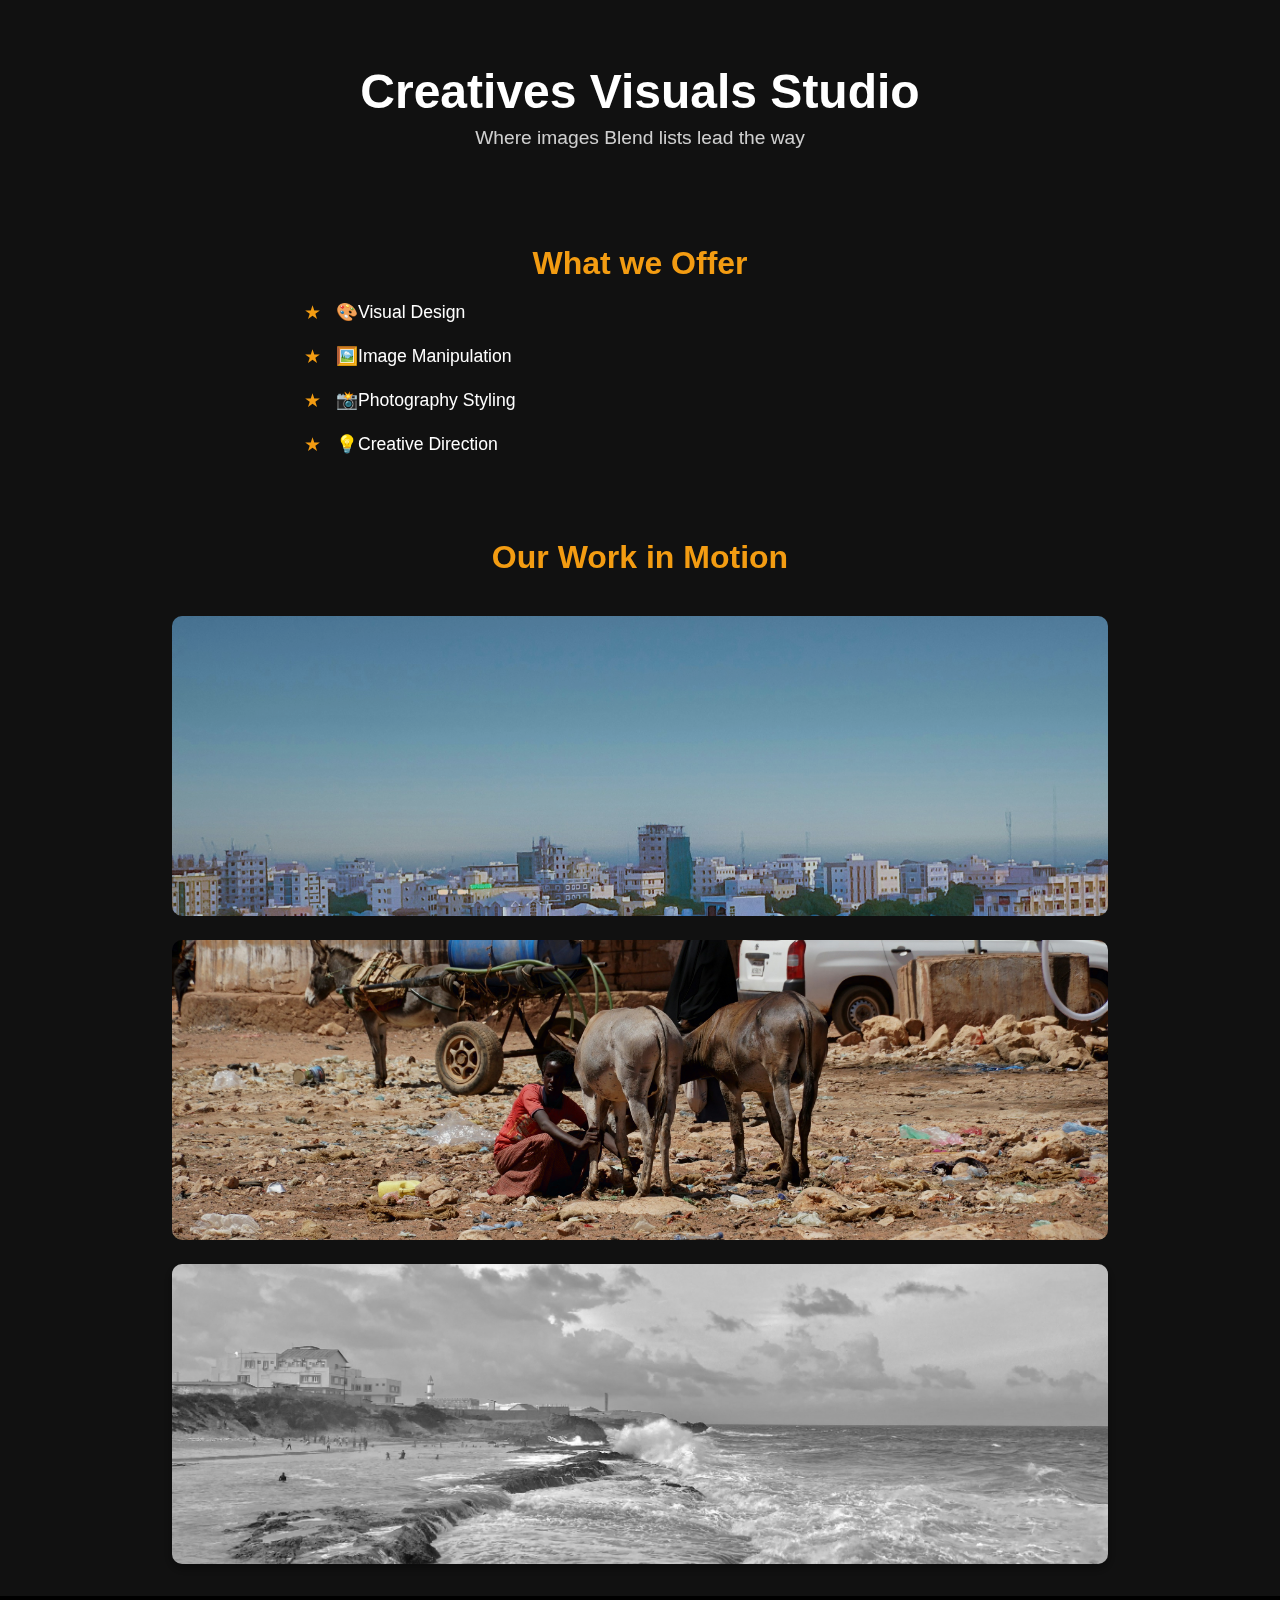
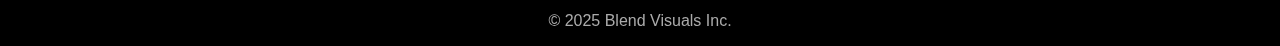
<file: Blend modes and lists/index.html>
<!DOCTYPE html>
<html lang="en">
<head>
    <meta charset="UTF-8">
    <meta name="viewport" content="width=device-width, initial-scale=1.0">
    <link rel="stylesheet" href="styles.css">
    <title>Blend mode portfolio</title>
</head>
<body>
    <header class="hero">
        <h1>Creatives Visuals Studio</h1>
        <p>Where images Blend lists lead the way</p>
    </header>

    <section class="features">
        <h2>What we Offer</h2>
        <ul class="custom-list">
            <li>🎨Visual Design</li>
            <li>🖼️Image Manipulation</li>
            <li>📸Photography Styling</li>
            <li>💡Creative Direction</li>
        </ul>
    </section>
    
    <section class="gallery">
        <h2>Our Work in Motion</h2>
        <div class="image image1"></div>
        <div class="image image2"></div>
        <div class="image image3"></div>
    </section>

    <footer>
        <p>&copy; 2025 Blend Visuals Inc.</p>
    </footer>
</body>
</html>
</file>
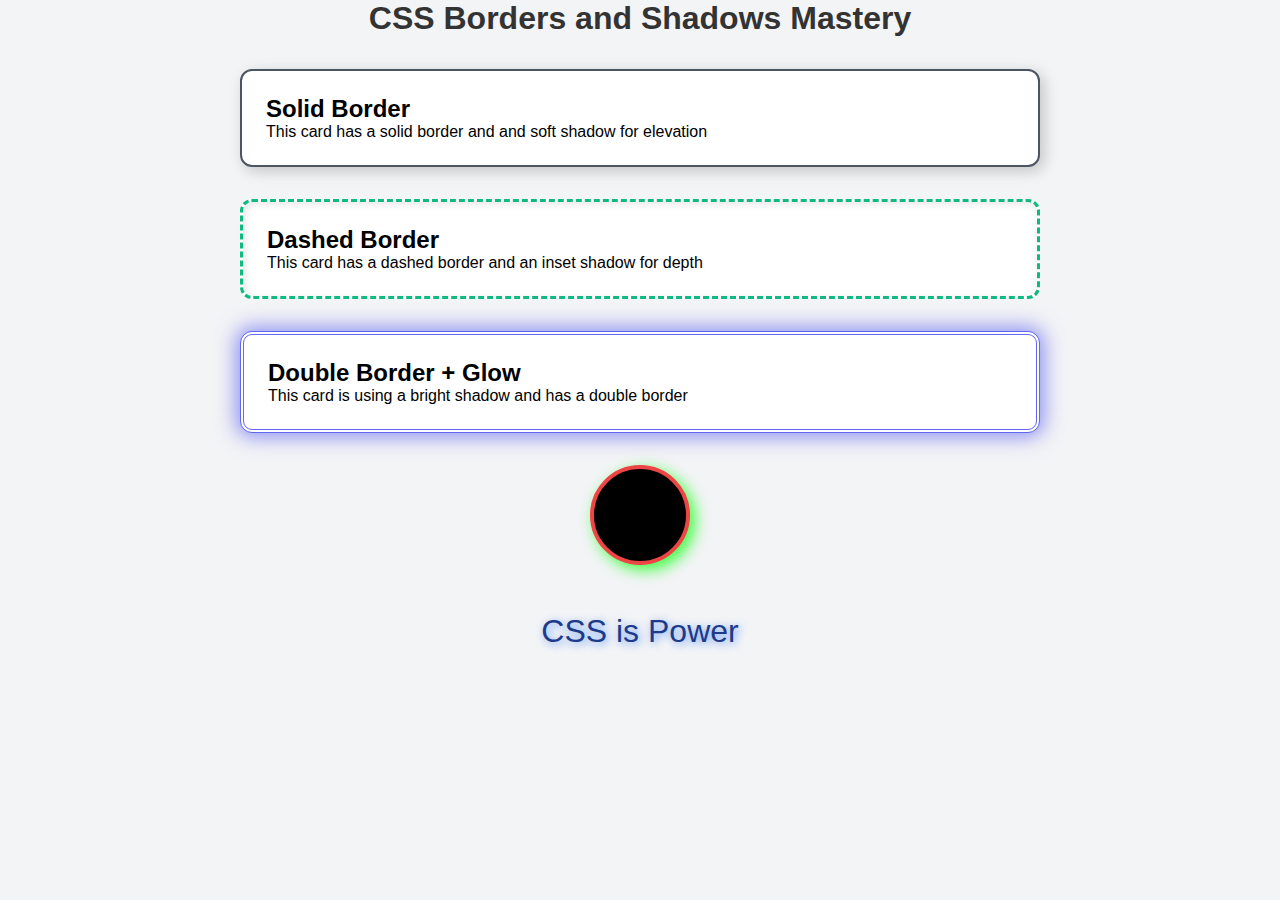
<file: Borders & Shadows/index.html>
<!DOCTYPE html>
<html lang="en">
<head>
    <meta charset="UTF-8">
    <meta name="viewport" content="width=device-width, initial-scale=1.0">
    <link rel="stylesheet" href="styles.css">
    <title>CSS Borders & Shadows Master Project</title>
</head>
<body>
    <main class="container">
        <h1>CSS Borders and Shadows Mastery</h1>

        <section class="card solid-border">
            <h2>Solid Border</h2>
            <p>This card has a solid border and and soft shadow for elevation</p>
        </section>

        <section class="card dashed-border">
            <h2>Dashed Border</h2>
            <p>This card has a dashed border and an inset shadow for depth</p>
        </section>

        <section class="card double-border glow-shadow">
            <h2>Double Border + Glow</h2>
            <p>This card is using a bright shadow and has a double border</p>
        </section>

        <section class="circle"></section>

        <section class="text-box">
            <p class="glow-text">CSS is Power</p>
        </section>
    </main>
</body>
</html>
</file>
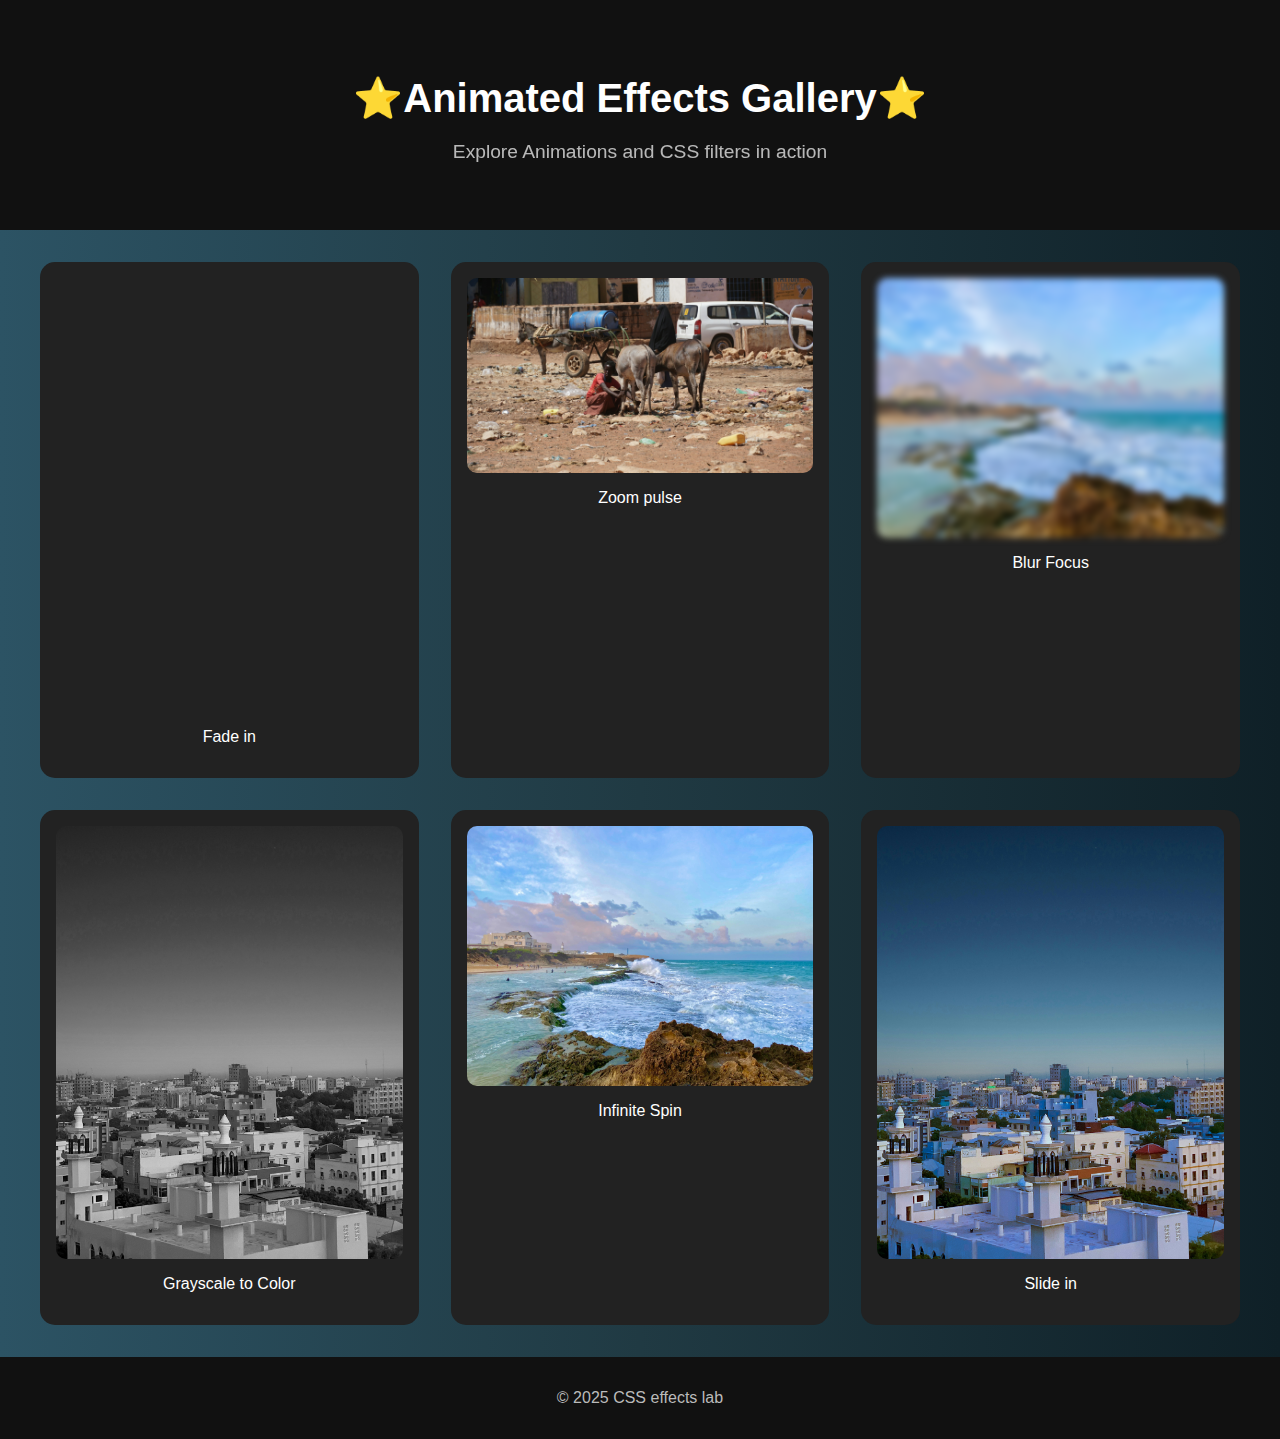
<file: CSS animations & filters/index.html>
<!DOCTYPE html>
<html lang="en">
<head>
    <meta charset="UTF-8">
    <meta name="viewport" content="width=device-width, initial-scale=1.0">
    <link rel="stylesheet" href="style.css">
    <title>CSS Animations And Filters Project</title>
</head>
<body>
    <header class="hero">
        <h1>⭐Animated Effects Gallery⭐</h1>
        <p>Explore Animations and CSS filters in action</p>
    </header>

    <section class="gallery">
        <div class="image-card fade">
            <img src="images/img.jpg" alt="Nature 1" width="20%">
            <p>Fade in</p>
        </div>

        <div class="image-card zoom">
            <img src="images/img2.jpg" alt="Nature 2" width="20%">
            <p>Zoom pulse</p>
        </div>

        <div class="image-card blur">
            <img src="images/img3.jpg" alt="Nature 3" width="20%">
            <p>Blur Focus</p>
        </div>

        <div class="image-card grayscale">
            <img src="images/img.jpg" alt="Nature 4" width="20%">
            <p>Grayscale to Color</p>
        </div>

        <div class="image-card rotate">
            <img src="images/img3.jpg" alt="Nature 5" width="20%">
            <p>Infinite Spin</p>
        </div>

        <div class="image-card slideIn">
            <img src="images/img.jpg" alt="Nature 5" width="20%">
            <p>Slide in</p>
        </div>
    </section>

    <footer>
        <p>&copy; 2025 CSS effects lab</p>
    </footer>
</body>
</html>
</file>
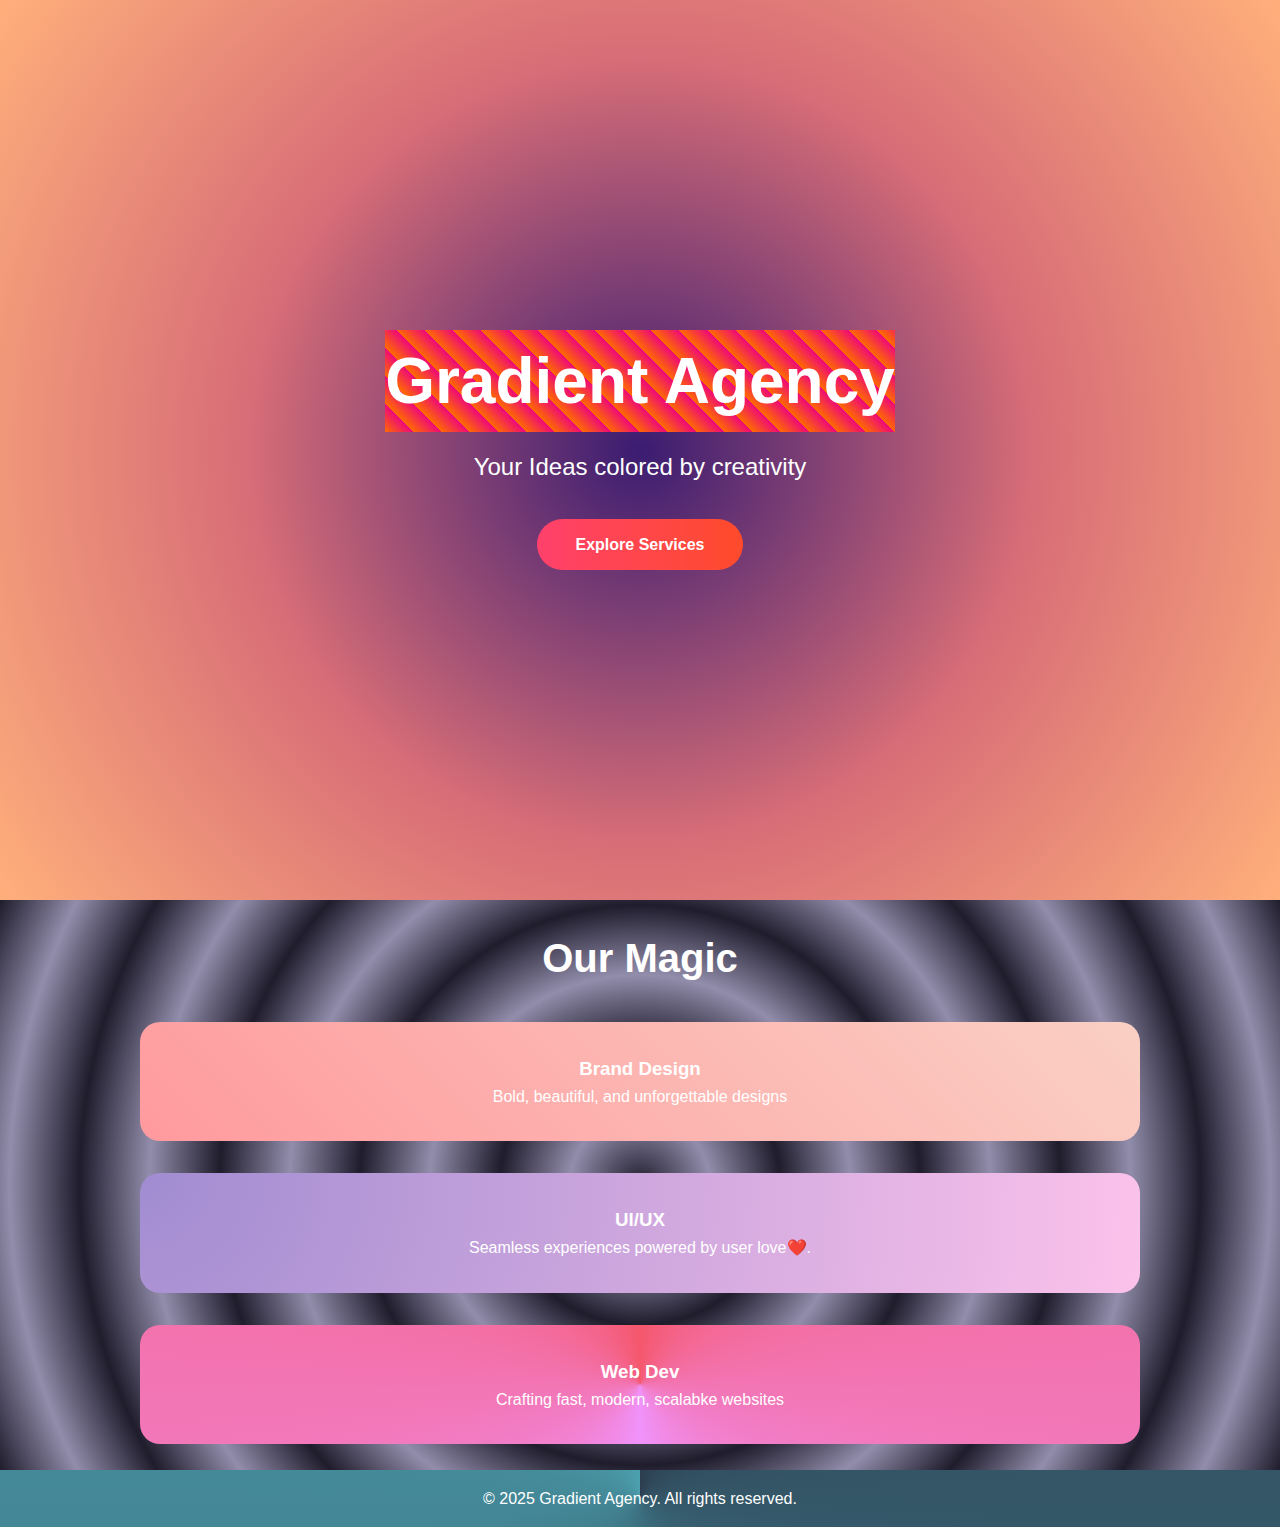
<file: css finctions and gradients/index.html>
<!DOCTYPE html>
<html lang="en">
<head>
    <meta charset="UTF-8">
    <meta name="viewport" content="width=device-width, initial-scale=1.0">
    <link rel="stylesheet" href="styles .css">
    <title>Creative Agency Landing Page using css functions & gradients</title>
</head>
<body>
    <header class="hero">
        <h1>Gradient Agency</h1>
        <p>Your Ideas colored by creativity</p>
        <a href="#services" class="btn">Explore Services</a>

    </header>

        <section class="services" id="services">
            <h2>Our Magic</h2>
            <div class="cards">
                <div class="card card1">
                    <h3>Brand Design</h3>
                    <p>Bold, beautiful, and unforgettable designs</p>
                </div>

                <div class="card card2">
                    <h3>UI/UX</h3>
                    <p>Seamless experiences powered by user love❤️.</p>
                </div>

                <div class="card card3">
                    <h3>Web Dev</h3>
                    <p>Crafting fast, modern, scalabke websites</p>
                </div>
            </div>
        </section>

        <footer>
            <p>&copy; <span class="year">2025</span> Gradient Agency. All rights reserved.</p>
        </footer>
    
</body>
</html>
</file>
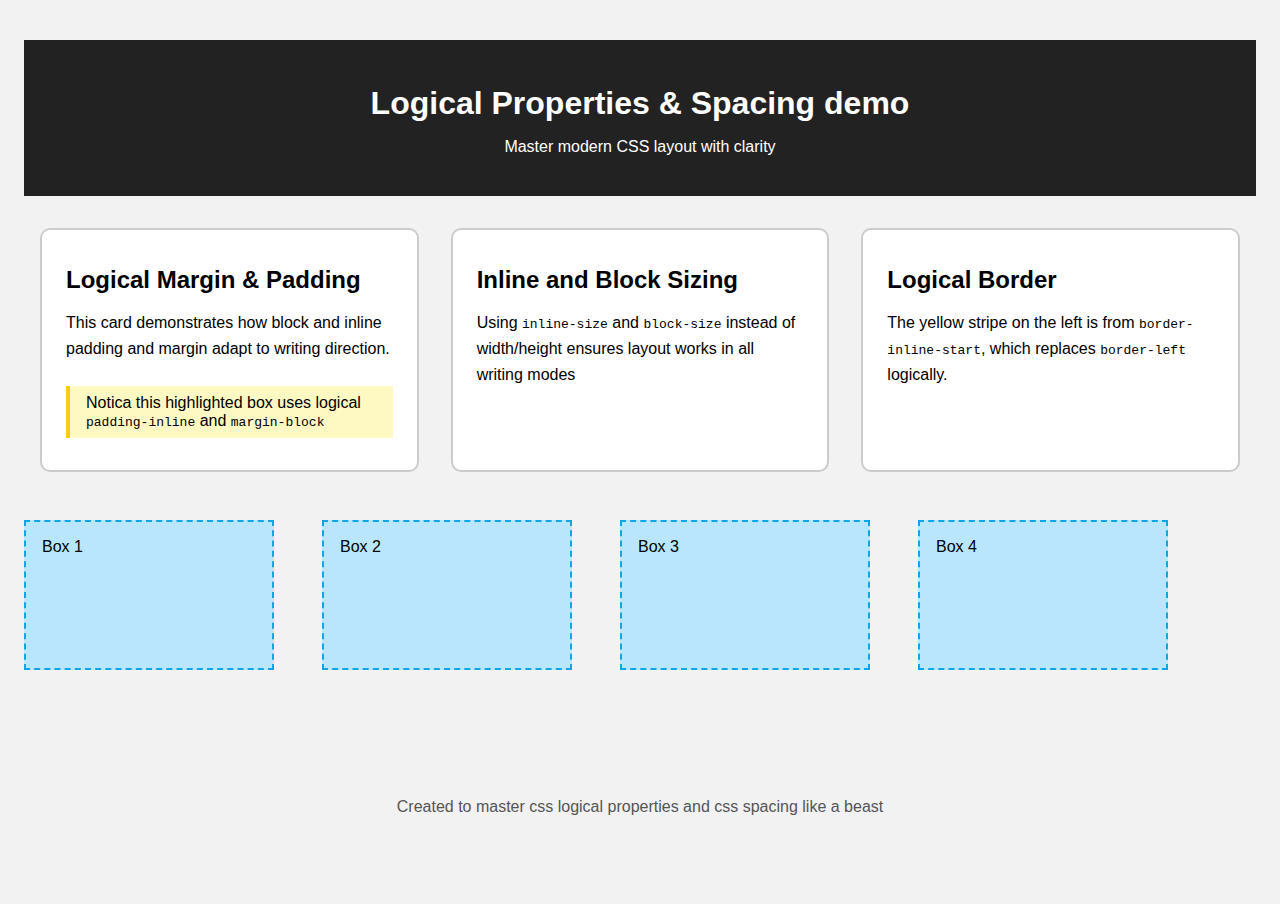
<file: css logical properties & spacing/index.html>
<!DOCTYPE html>
<html lang="en">
<head>
    <meta charset="UTF-8">
    <meta name="viewport" content="width=device-width, initial-scale=1.0">
    <link rel="stylesheet" href="styles.css">
    <title>CSS Logical Properties & Spacing Master Project</title>
</head>
<body>
    <header>
        <h1>Logical Properties & Spacing demo</h1>
        <p>Master modern CSS layout with clarity</p>
    </header>

    <section class="container">
        <div class="card">
            <h2>Logical Margin & Padding</h2>
            <p>This card demonstrates how block and inline padding and margin adapt to writing direction.</p>
            <div class="highlight">Notica this highlighted box uses logical <code>padding-inline</code> and <code>margin-block</code></div>
        </div>

        <div class="card">
            <h2>Inline and Block Sizing</h2>
            <p>Using <code>inline-size</code> and <code>block-size</code> instead of width/height ensures layout works in all writing modes</p>
        </div>

        <div class="card">
            <h2>Logical Border</h2>
            <p>The yellow stripe on the left is from <code>border-inline-start</code>, which replaces <code>border-left</code> logically.</p>
        </div>
    </section>

    <section class="dual-layout">
        <div class="box">Box 1</div>
        <div class="box">Box 2</div>
        <div class="box">Box 3</div>
        <div class="box">Box 4</div>
    </section>

    <footer>
        <p>Created to master css logical properties and css spacing like a beast</p>
    </footer>
</body>
</html>
</file>
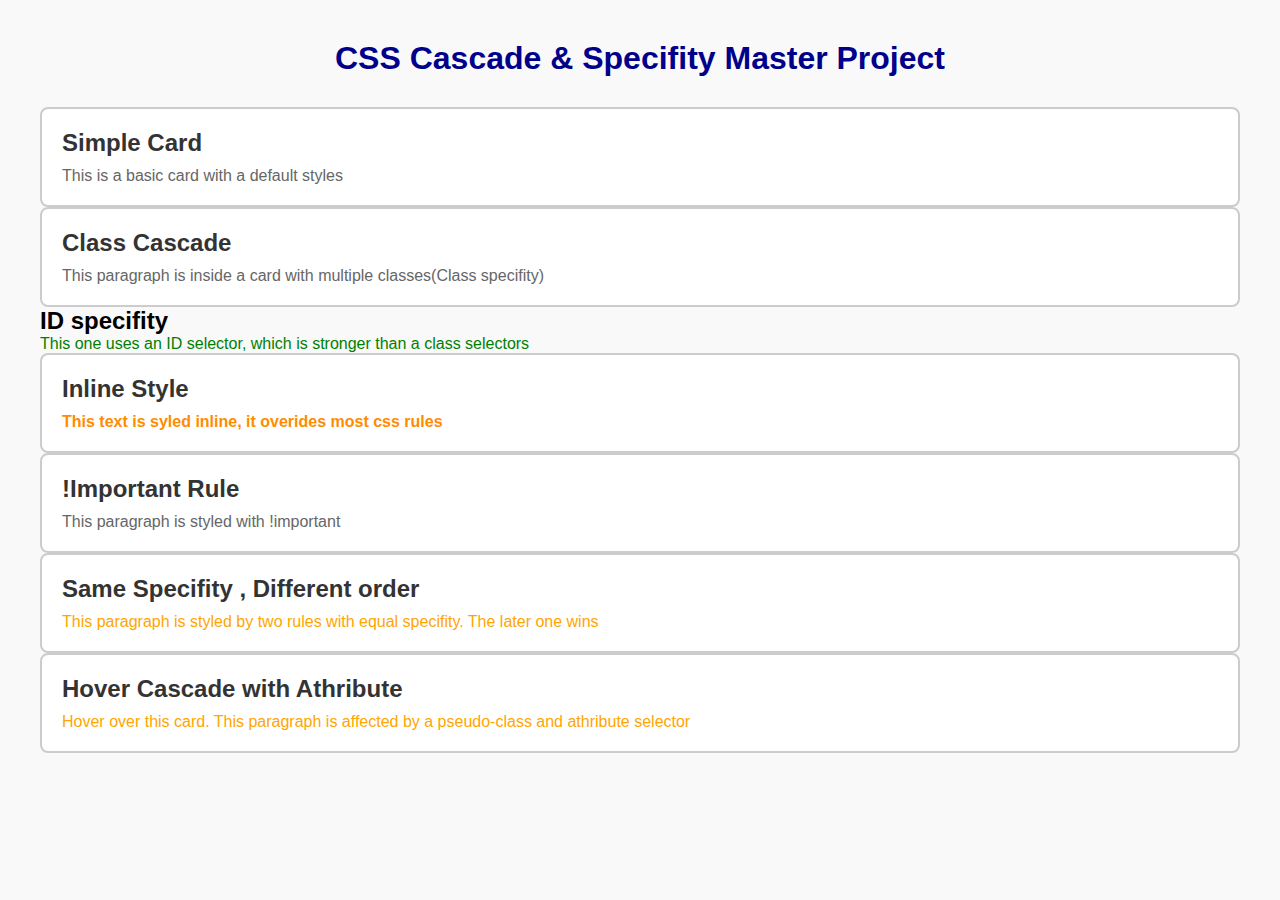
<file: CSS Specifity & Cascade Lab/index.html>
<!DOCTYPE html>
<html lang="en">
<head>
    <meta charset="UTF-8">
    <meta name="viewport" content="width=device-width, initial-scale=1.0">
    <link rel="stylesheet" href="styles.css">
    <title>CSS Cascade & Specificity Master Project</title>
</head>
<body>
    <h1>CSS Cascade & Specifity Master Project</h1>

    <div class="container">
        <div class="card">
            <h2>Simple Card</h2>
            <p>This is a basic card with a default styles</p>
        </div>

        <div class="card hightlight important">
            <h2>Class Cascade</h2>
            <p>This paragraph is inside a card with multiple classes(Class specifity)</p>
        </div>

        <div class="car" id="special-card">
            <h2>ID specifity</h2>
            <p>This one uses an ID selector, which is stronger than a class selectors</p>
        </div>

        <div class="card">
            <h2>Inline Style</h2>
            <p style="color: darkorange; font-weight: bold;">This text is syled inline, it overides most css rules</p>
        </div>

        <div class="card">
            <h2>!Important Rule</h2>
            <p>This paragraph is styled with <code>!important</code></p>
        </div>

        <section class="card cascade-demo">
            <h2>Same Specifity , Different order</h2>
            <p>This paragraph is styled by two rules with equal specifity. The later one wins</p>
        </section>

        <section class="card cascade-demo" data-note>
            <h2>Hover Cascade with Athribute</h2>
            <p>Hover over this card. This paragraph is affected by a pseudo-class and athribute selector</p>
        </section>
    </div>
</body>
</html>
</file>
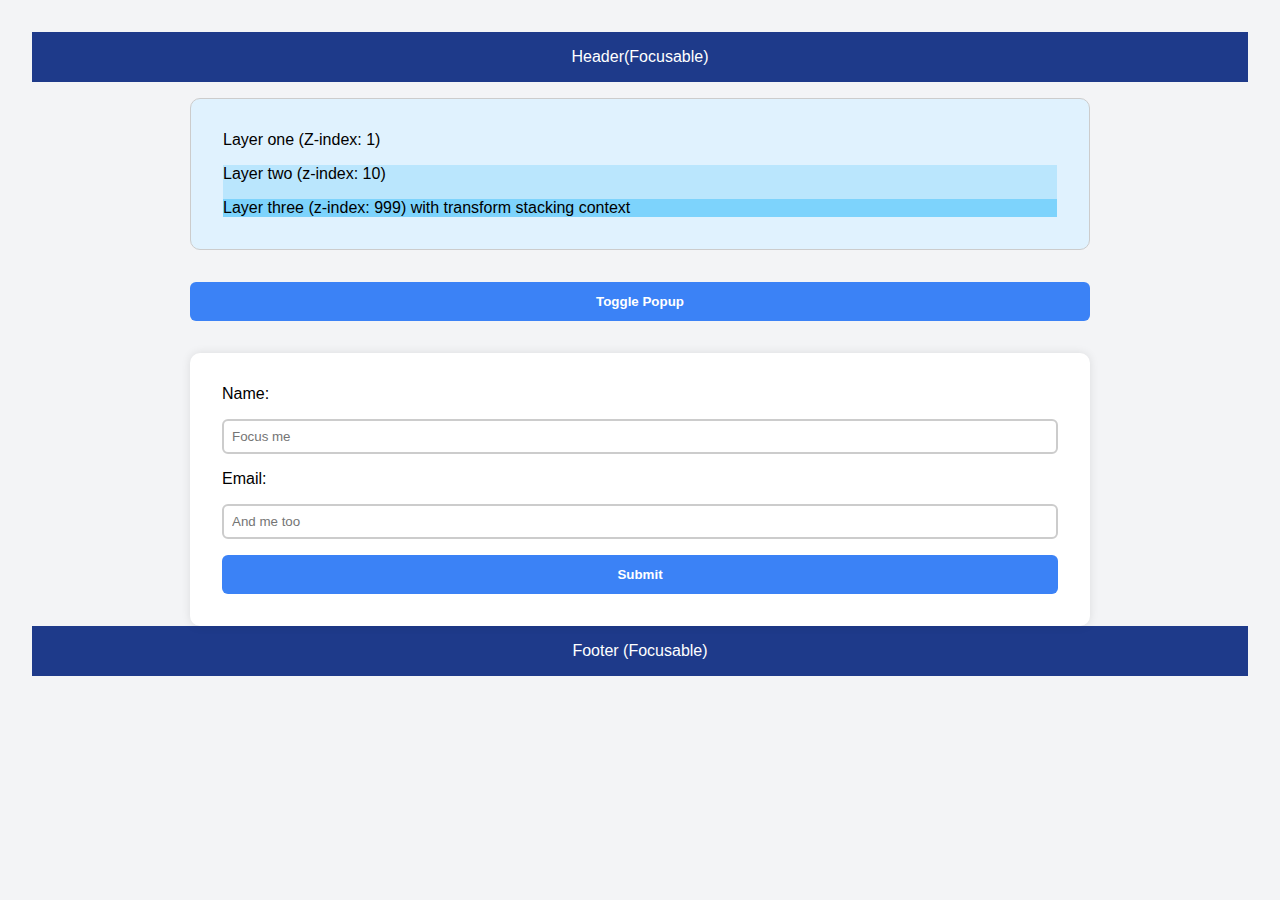
<file: focus and Z-index/index.html>
<!DOCTYPE html>
<html lang="en">
<head>
    <meta charset="UTF-8">
    <meta name="viewport" content="width=device-width, initial-scale=1.0">
    <link rel="stylesheet" href="styles.css">
    <title>CSS Focus and Z-index Project</title>
</head>
<body>
    <header class="header" tabindex="0">Header(Focusable)</header>

    <main class="main">
        <section class="layer layer-one" tabindex="0">
            Layer one (Z-index: 1)
            <div class="nested layer-two" tabindex="0">
                Layer two (z-index: 10)
                <div class="nested layer-three" tabindex="0">
                    Layer three (z-index: 999) with transform stacking context
                </div>
            </div>
        </section>

        <button class="popup-toggle">Toggle Popup</button>
        <div class="popup" tabindex="0">I am a popup (Z-index: 1000)</div>

        <form action="/api" class="form">
            <label for="name">Name:</label>
            <input type="text" id="name" placeholder="Focus me">

            <label for="email">Email:</label>
            <input type="email" id="email" placeholder="And me too">

            <button type="submit">Submit</button>
        </form>
    </main>

    <footer class="footer" tabindex="0">Footer (Focusable)</footer>

    <script>
        const popup =document.querySelector('.popup');
        const toggle = document.querySelector('.popup-toggle');

        toggle.addEventListener('click', () =>{
        popup.classList.toggle('show');
    });
    </script>
</body>
</html>
</file>
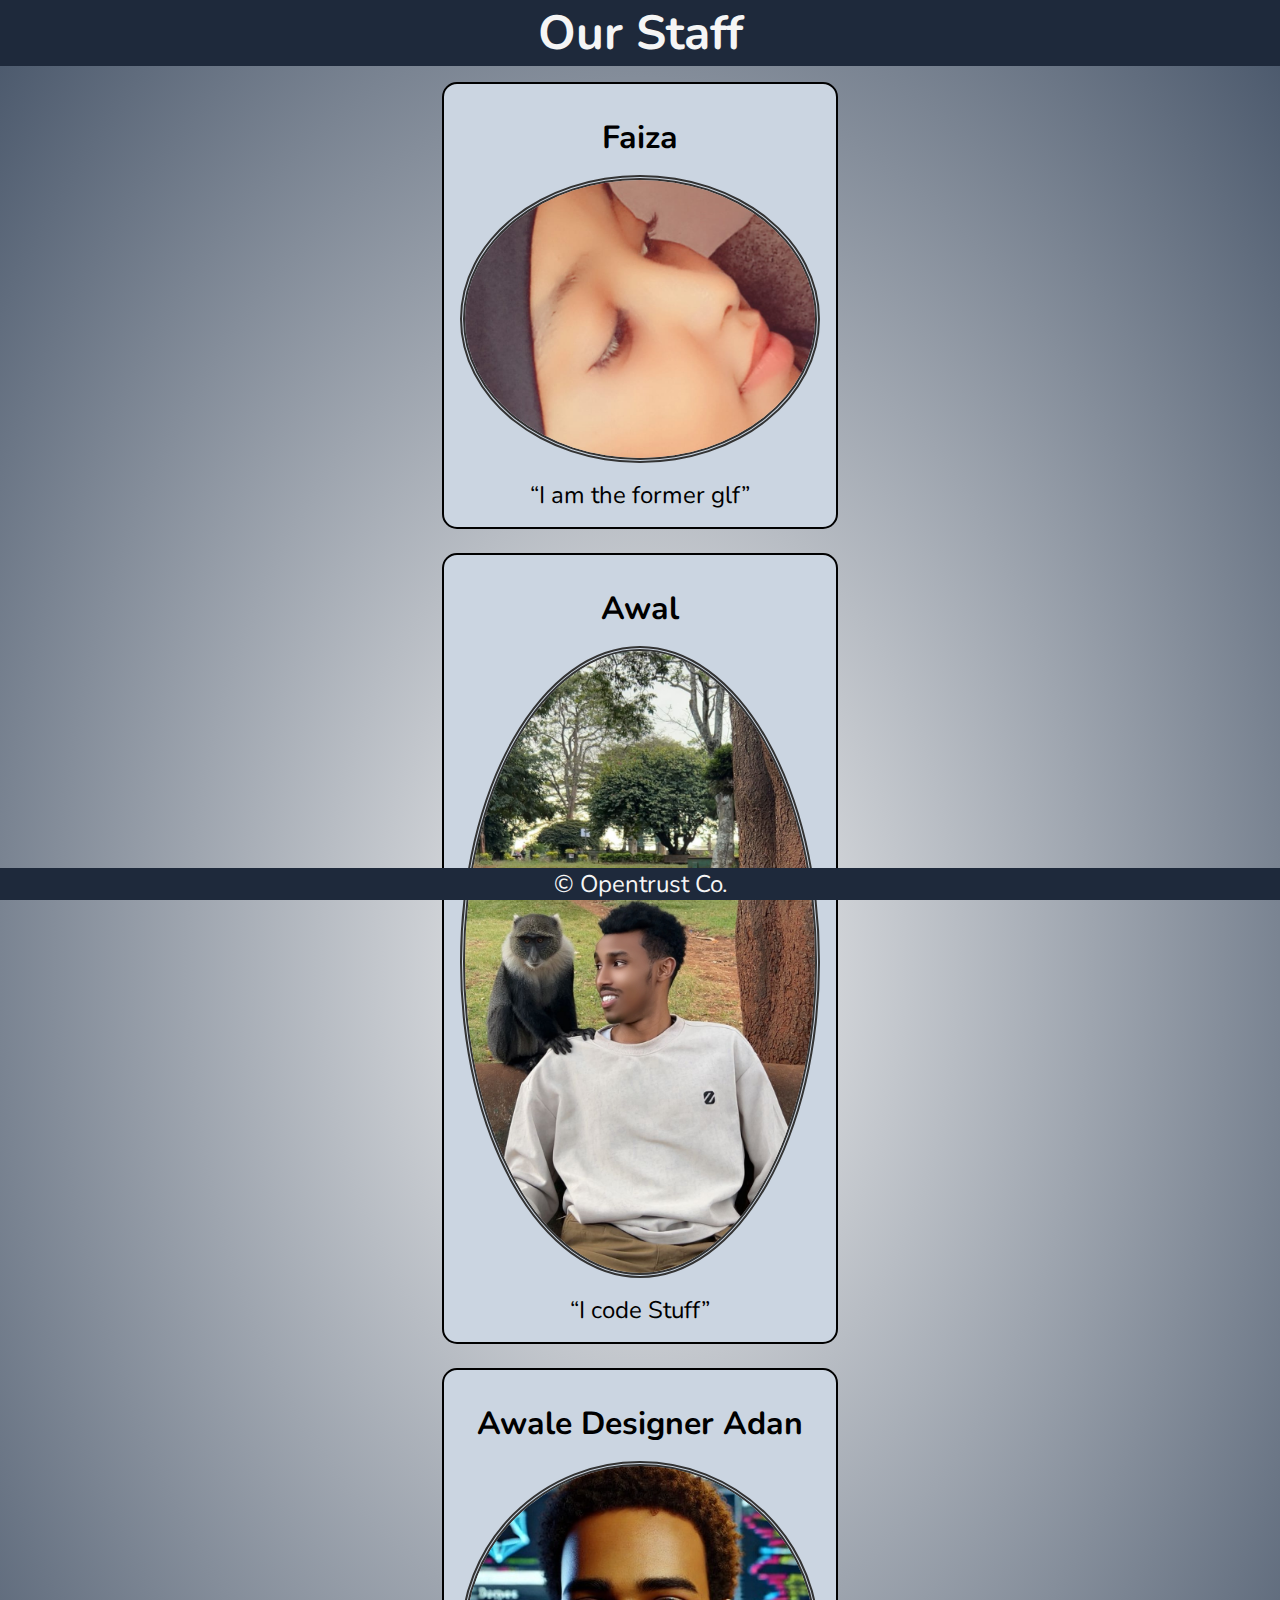
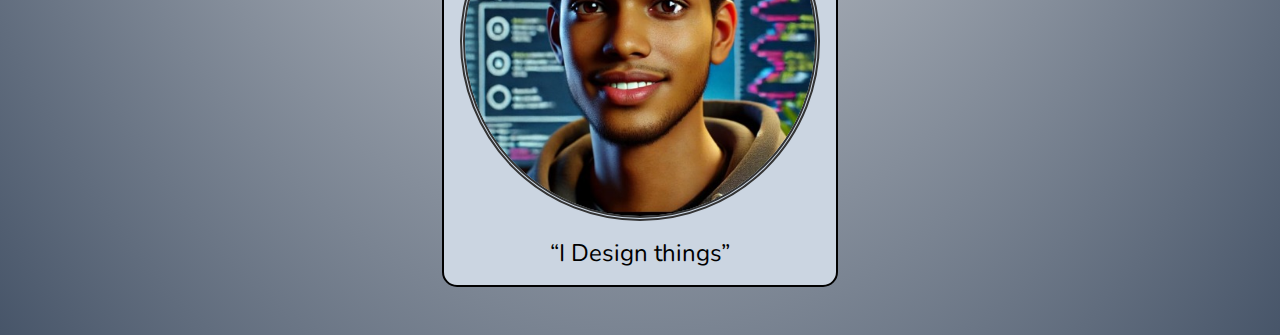
<file: free code camp card project css/index.html>
<!DOCTYPE html>
<html lang="en">
<head>
    <meta charset="UTF-8">
    <meta name="viewport" content="width=device-width, initial-scale=1.0">
    <link rel="stylesheet" href="styles.css">
    <title>CSS Responsive card project</title>
</head>
<body>
    <header>
        <h1>Our Staff</h1>
        <nav>
            <a href="#profile1">Awal</a>
            <a href="#profile2">Faiza</a>
            <a href="#profile3">Awale</a>
        </nav>
    </header>

    <main>
        <article class="card" id="profile1">
            <figure>
                <img src="images/eveto_(2).jpg" alt="Awal" width="500" height="500">
                <figcaption>Awal</figcaption>
            </figure>
            <p><q>I code Stuff</q></p>
        </article>
        <article class="card" id="profile2">
            <figure>
                <img src="images/faiza photo 2.jpg" alt="Faiza" width="500" height="500">
                <figcaption>Faiza</figcaption>
            </figure>
            <p><q>I am the former glf</q></p>
        </article>
        <article class="card" id="profile3">
            <figure>
                <img src="images/new photo design.jpg" alt="Awale" width="500" height="500">
                <figcaption>Awale <span class="nowrap">Designer Adan</span></figcaption>
            </figure>
            <p><q>I Design things</q></p>
        </article>

    </main>

    <footer>
        <p>&copy; Opentrust Co.</p>
    </footer>


</body>
</html>
</file>
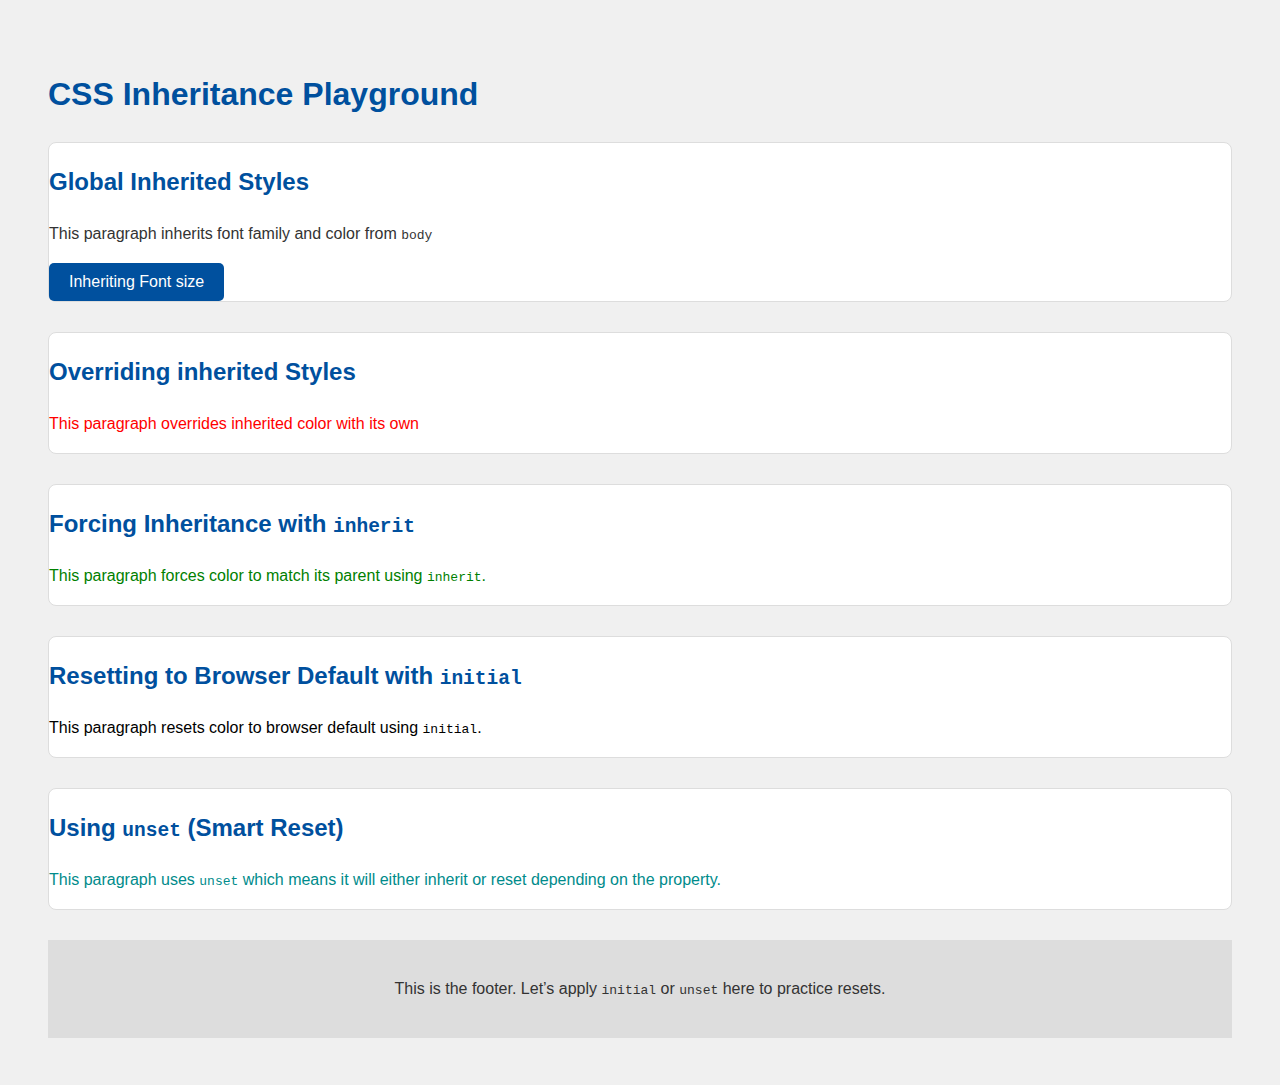
<file: Inheritance Playground/index.html>
<!DOCTYPE html>
<html lang="en">
<head>
    <meta charset="UTF-8">
    <meta name="viewport" content="width=device-width, initial-scale=1.0">
    <link rel="stylesheet" href="styles.css">
    <title>Inheritance Playground</title>
</head>
<body>
    <h1>CSS Inheritance Playground</h1>
    <section>
        <h2>Global Inherited Styles</h2>
        <p>This paragraph inherits font family and color from <code>body</code></p>
        <button>Inheriting Font size</button>
    </section>

    <section>
        <h2>Overriding inherited Styles</h2>
        <p class="override">This paragraph overrides inherited color with its own</p>
    </section>

     <section>
    <h2>Forcing Inheritance with <code>inherit</code></h2>
    <div style="color: green">
      <p class="use-inherit">This paragraph forces color to match its parent using <code>inherit</code>.</p>
    </div>
  </section>

  <section>
    <h2>Resetting to Browser Default with <code>initial</code></h2>
    <div style="color: darkorange">
      <p class="reset-initial">This paragraph resets color to browser default using <code>initial</code>.</p>
    </div>
  </section>

  <section>
    <h2>Using <code>unset</code> (Smart Reset)</h2>
    <div style="color: darkcyan">
      <p class="reset-unset">This paragraph uses <code>unset</code> which means it will either inherit or reset depending on the property.</p>
    </div>
  </section>

  <footer>
    <p>This is the footer. Let’s apply <code>initial</code> or <code>unset</code> here to practice resets.</p>
  </footer>
</body>
</html>
</file>
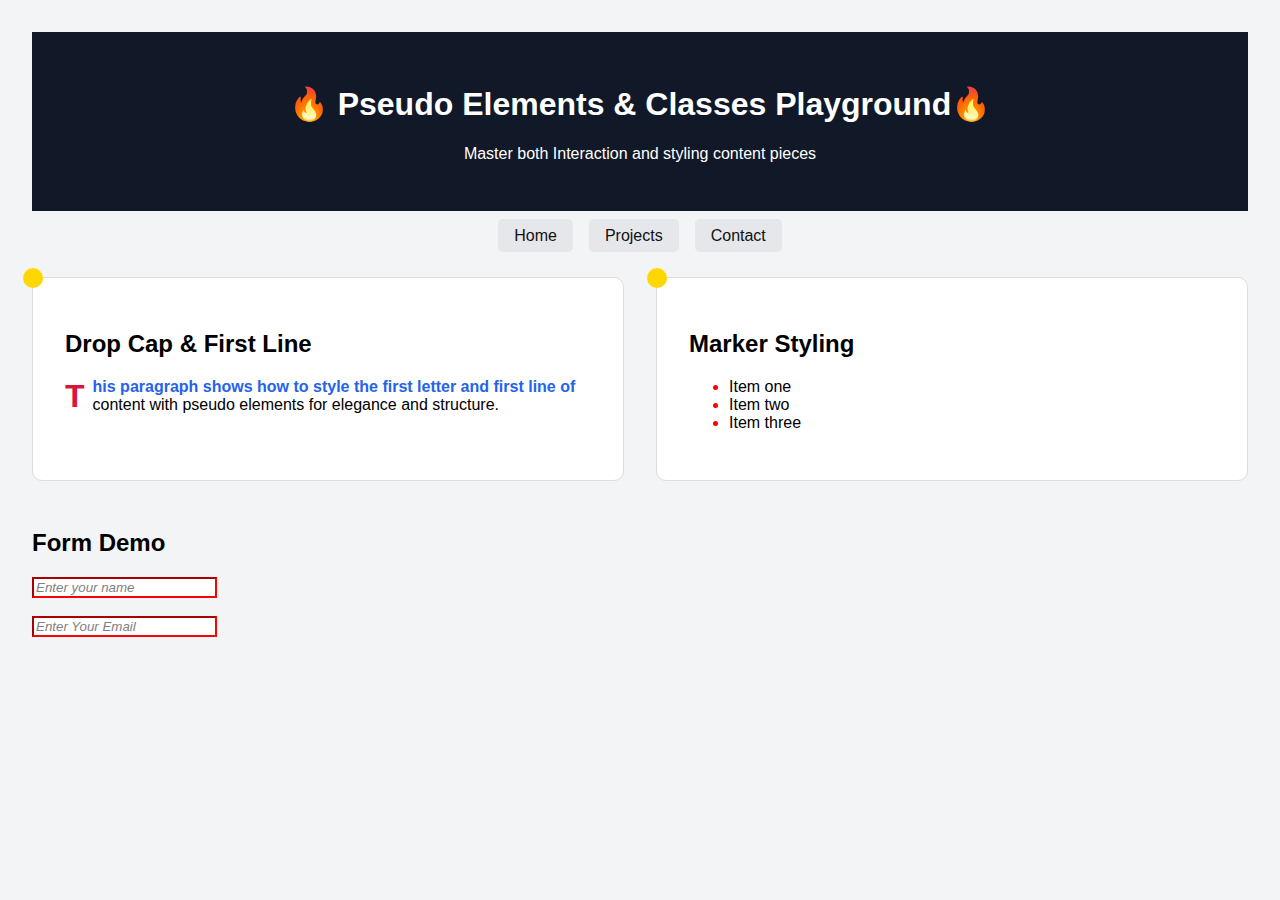
<file: Pseudo elements and classes/index.html>
<!DOCTYPE html>
<html lang="en">
<head>
    <meta charset="UTF-8">
    <meta name="viewport" content="width=device-width, initial-scale=1.0">
    <link rel="stylesheet" href="styles.css">
    <title>Pseudo Elements and Classes Master Project</title>
</head>
<body>
    <header>
        <h1>Pseudo Elements & Classes Playground</h1>
        <p>Master both Interaction and styling content pieces</p>
    </header>

    <nav>
        <ul>
            <li><a href="#">Home</a></li>
            <li><a href="#">Projects</a></li>
            <li><a href="#">Contact</a></li>
        </ul>
    </nav>

    <section class="cards">
        <div class="card">
            <h2>Drop Cap & First Line</h2>
            <p>This paragraph shows how to style the first letter and first line of content with pseudo elements for elegance and structure.</p>
        </div>

        <div class="card list-demo">
            <h2>Marker Styling</h2>
            <ul>
                <li>Item one</li>
                <li>Item two</li>
                <li>Item three</li>
            </ul>
        </div>
    </section>

    <section class="form" style="margin-top: 3rem;">
        <h2>Form Demo</h2>
        <input type="text" placeholder="Enter your name" required>
        <br> <br>
        <input type="email" placeholder="Enter Your Email" required>
    </section>
</body>
</html>
</file>
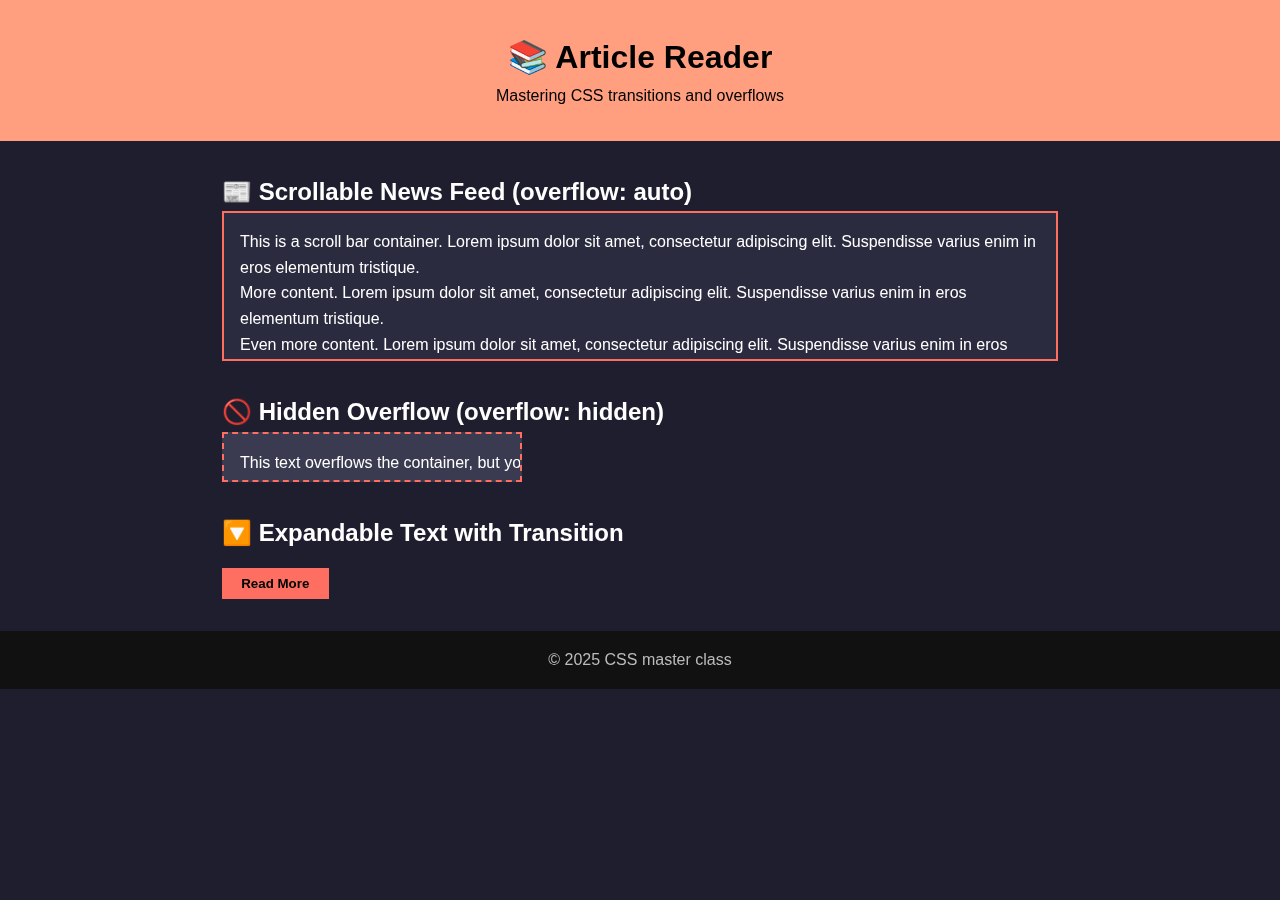
<file: transitions and overflows/index.html>
<!DOCTYPE html>
<html lang="en">
<head>
    <meta charset="UTF-8">
    <meta name="viewport" content="width=device-width, initial-scale=1.0">
    <link rel="stylesheet" href="styles.css">
    <title>Overflow and transition showcase</title>
</head>
<body>
    <header class="header">
        <h1>📚 Article Reader</h1>
        <p>Mastering CSS transitions and overflows</p>
    </header>

    <section class="content-area">
        <div class="scroll-box">
            <h2>📰 Scrollable News Feed (overflow: auto)</h2>
            <div class="news-feed">
                <p>This is a scroll bar container.  Lorem ipsum dolor sit amet, consectetur adipiscing elit. Suspendisse varius enim in eros elementum tristique.</p>
                <p>More content.  Lorem ipsum dolor sit amet, consectetur adipiscing elit. Suspendisse varius enim in eros elementum tristique.</p>
                <p>Even more content.  Lorem ipsum dolor sit amet, consectetur adipiscing elit. Suspendisse varius enim in eros elementum tristique.</p>
                <p>One more paragraph.  Lorem ipsum dolor sit amet, consectetur adipiscing elit. Suspendisse varius enim in eros elementum tristique.</p>

            </div>
        </div>

        <div class="hidden-box">
            <h2>🚫 Hidden Overflow (overflow: hidden)</h2>
            <div class="hidden-content">
                <p>This text overflows the container, but you can scroll to see it</p>
            </div>
        </div>

        <div class="text-expand">
            <h2>🔽 Expandable Text with Transition</h2>
            <div class="text-box collapsed">
                <p>Lorem ipsum dolor sit amet, consectetur adipiscing elit. Morbi vel turpis eu eros accumsan sollicitudin. Curabitur sed diam nec ligula vehicula convallis. Pellentesque habitant morbi tristique senectus et netus et malesuada fames ac turpis egestas.</p>

            </div>
            <button class="toggle-btn">Read More</button>
        </div>
    </section>

    <footer>
        <p>&copy; 2025 CSS master class</p>
    </footer>

    <script>
        const btn = document.querySelector('.toggle-btn');
        const box = document.querySelector('.text-box');

        btn.addEventListener('click', () => {
            box.classList.toggle('collapsed');
            btn.textContent = box.classList.contains('collapsed') ? 'Read more' : 'Read less';
        });
    </script>
</body>
</html>
</file>
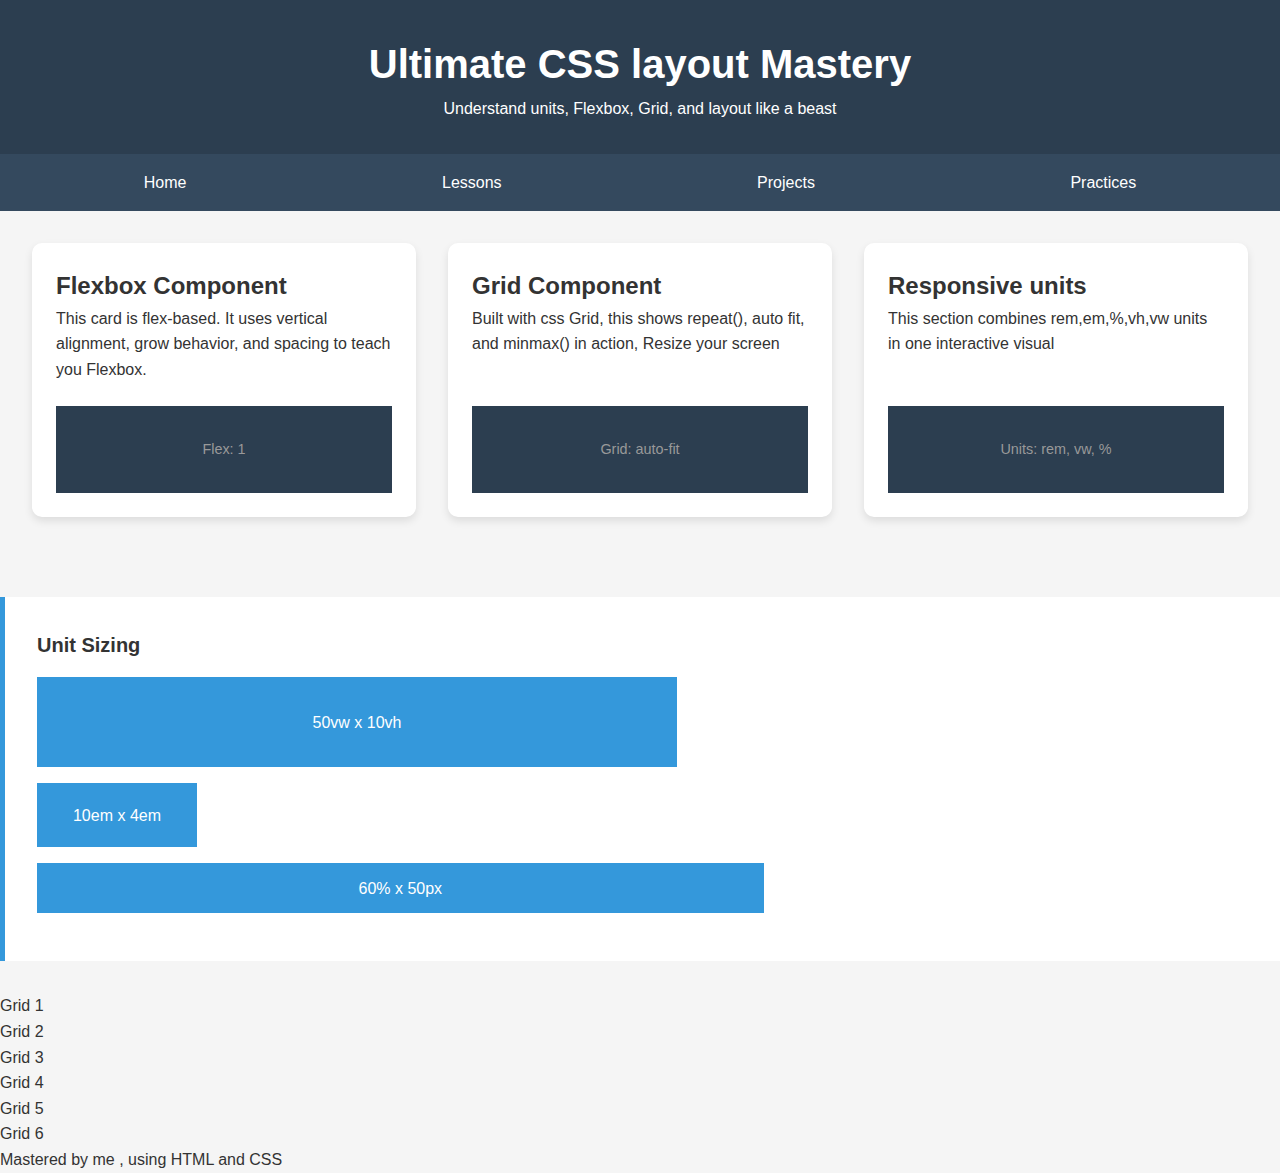
<file: US, Lay, Flex, Grid/index.html>
<!DOCTYPE html>
<html lang="en">
<head>
    <meta charset="UTF-8">
    <meta name="viewport" content="width=device-width, initial-scale=1.0">
    <link rel="stylesheet" href="styles.css">
    <title>Unit Sizing, Layout, Flexbox, Grid</title>
</head>
<body>
    <header>
        <h1>Ultimate CSS layout Mastery</h1>
        <p>Understand units, Flexbox, Grid, and layout like a beast</p>
    </header>

    <nav>
        <a href="#">Home</a>
        <a href="#">Lessons</a>
        <a href="#">Projects</a>
        <a href="#">Practices</a>
    </nav>

    <section class="container">
        <div class="card">
            <h2>Flexbox Component</h2>
            <p>This card is flex-based. It uses vertical alignment, grow behavior, and spacing to teach you Flexbox.</p>
            <div class="footer">Flex: 1</div>
        </div>

        <div class="card">
            <h2>Grid Component</h2>
            <p>Built with css Grid, this shows repeat(), auto fit, and minmax() in action, Resize your screen</p>
            <div class="footer">Grid: auto-fit</div>
        </div>

        <div class="card">
            <h2>Responsive units</h2>
            <p>This section combines rem,em,%,vh,vw units in one interactive visual</p>
            <div class="footer">Units: rem, vw, %</div>
        </div>
    </section>

    <section class="units-demo">
        <h3>Unit Sizing</h3>
        <div class="box">50vw x 10vh</div>
        <div class="box" style="width: 10em; height: 4em;">10em x 4em</div>
        <div class="box" style="width: 60%; height: 50px;">60% x 50px</div>
    </section>

    <section class="grid-layout">
        <div>Grid 1</div>
        <div>Grid 2</div>
        <div>Grid 3</div>
        <div>Grid 4</div>
        <div>Grid 5</div>
        <div>Grid 6</div>
    </section>

    <footer>
        <p>Mastered by me , using HTML and CSS</p>
    </footer>
</body>
</html>
</file>
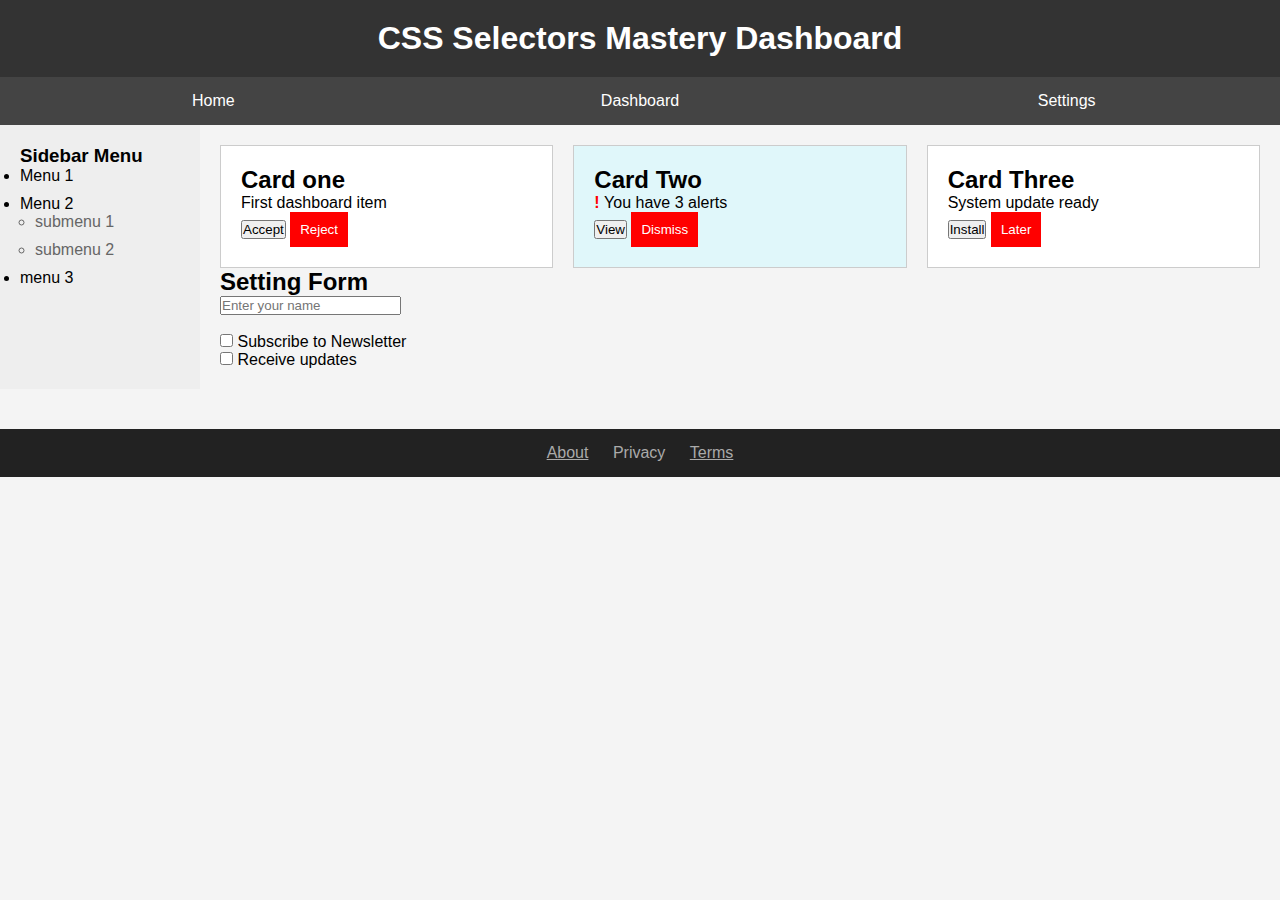
<file: CSS Selectors/selectors.html>
<!DOCTYPE html>
<html lang="en">
<head>
    <meta charset="UTF-8">
    <meta name="viewport" content="width=device-width, initial-scale=1.0">
    <link rel="stylesheet" href="selector-styles.css">
    <title>CSS Selectors Mastery Dashboard</title>
</head>
<body>
    <header>
        <h1>CSS Selectors Mastery Dashboard</h1>
    </header>
    <nav>
        <ul>
            <li><a href="#">Home</a></li>
            <li><a href="#">Dashboard</a></li>
            <li><a href="#">Settings</a></li>
        </ul>
    </nav>

    <div class="container">
        <aside>
            <h3>Sidebar Menu</h3>
            <ul>
                <li>Menu 1</li>
                <li>Menu 2
                    <ul>
                        <li>submenu 1</li>
                        <li>submenu 2</li>
                    </ul>
                </li>
                <li>menu 3</li>
            </ul>
        </aside>

        <main>
            <section class="dashboard">
                <div class="card">
                    <h2>Card one</h2>
                    <p>First dashboard item</p>
                    <button>Accept</button>
                    <button>Reject</button>
                </div>

                <div class="card">
                    <h2>Card Two</h2>
                    <p class="notification">You have 3 alerts</p>
                    <button>View</button>
                    <button>Dismiss</button>
                </div>

                <div class="card">
                    <h2>Card Three</h2>
                    <p>System update ready</p>
                    <button>Install</button>
                    <button>Later</button>
                </div>
            </section>

            <section class="form-section">
                <h2>Setting Form</h2>
                <form>
                    <input type="text" placeholder="Enter your name"> <br> <br>

                    <input type="checkbox" id="subscribe">
                    <label for="subscribe">Subscribe to Newsletter</label> <br>

                    <input type="checkbox" id="updates">
                    <label for="updates">Receive updates</label>
                </form>
            </section>
        </main>
    </div>

    <footer>
        <p>
            <a href="#">About</a>
            <a href="#" class="important-link">Privacy</a>
            <a href="#">Terms</a>
        </p>
    </footer>
</body>
</html>
</file>
<file: Borders & Shadows/styles.css>
/* General styles */
*{
    box-sizing: border-box;
    margin: 0;
    padding: 0;
}

body{
    font-family: sans-serif;
    background: #f3f4f6;
    margin: 0;
    padding: 0;
}

.container{
    display: grid;
    grid-template-columns: 1fr;
    gap: 2rem;
    max-width: 800px;
    margin: auto;
}

h1{
    text-align: center;
    color: #333;
}

.card{
    padding: 1.5rem;
    border-radius: 12px;
    background-color: white;
    transition: all 0.3s ease;
}

/* Borders */

.solid-border{
    border: 2px solid #4b5563;
    box-shadow: 4px 4px 15px rgba(0, 0, 0, 0.2);
}

.dashed-border{
    border: 3px dashed #10b981;
    box-shadow: inset 2px 2px 8px rgba(0, 0, 0, 0.1);
}

.double-border{
    border: 4px double #6366f1;
}

/* Shadows */
.glow-shadow{
    box-shadow: 0 0 20px 4px rgba(99, 102, 241, 0.7);
}

.circle{
    width: 100px;
    height: 100px;
    border: 4px solid #ef4444;
    border-radius: 50%;
    background: black;
    box-shadow: 5px 5px 15px rgba(0, 255, 0, 0.75);
    margin: auto;
}

.text-box{
    text-align: center;
    padding: 1rem;
}

.glow-text{
    font-size: 2rem;
    color: #1e3a8a;
    text-shadow: 2px 2px 8px rgba(59, 130, 246, 0.8);
}
</file>
<file: CSS animations & filters/style.css>
:root {
  --card-size: 300px;
  --main-bg: #0f2027;
  --main-gradient: linear-gradient(to right, #2c5364, #203a43, #0f2027);
  --text-color: #fff;
}

body{
    margin: 0;
    font-family: 'Segoi UI', sans-serif;
    background: var(--main-gradient);
    color: var(--text-color);
}

header.hero{
    text-align: center;
    padding: 3rem 1rem;
    background: #111;
    animation: slideIn 1.5s ease-out;
}

.hero h1{
    font-size: 2.5rem;
    margin-bottom: 0.5rem;
    animation: popText 1s  ease forwards;
}

.hero p{
    font-size: 1.2rem;
    opacity: 0.7;
}

/* ==== Gallery ==== */
.gallery{
    display: grid;
    grid-template-columns: repeat(auto-fit, minmax(var(--card-size), 1fr));
    gap: 2rem;
    padding: 2rem;
    max-width: 1200px;
    margin: auto;
}

.image-card{
    text-align: center;
    overflow: hidden;
    border-radius: 15px;
    transition: transform 0.3s ease;
    background: #222;
    padding: 1rem;
}

.image-card img{
    width: 100%;
    height: auto;
    border-radius: 10px;
    display: block;
    transition: all 0.4s ease;
}

/* =====Animations ==== */
/* 1. Fade in */

.fade img{
    opacity: 0;
    animation: fadeIn 3s ease forwards;
}

@keyframes fadeIn {
    to {
        opacity: 1;
    }
}

/* Zoom pulse */

.zoom img{
    animation: zoomPulse 1s ease-in-out infinite;
}

@keyframes zoomPulse{
    0%, 100% {
        transform: scale(1);
    }
    50%{
        transform: scale(1.05);
    }
}

/* Blur on hover */

.blur img{
    filter: blur(3px);
    transition: filter 0.4s ease;
}

.blur:hover img{
    filter: blur(0);
}

/* ==== GrayScale to color on hover====  */

.grayscale img{
    filter: grayscale(100%);
    transition: filter 0.4s ease;
}

.grayscale:hover img{
    filter: grayscale(0%) contrast(110%) brightness(110%);
}

/* ==== Infinite Spin ===== */
.rotate img{
    animation: spin 3s linear infinite;
}

@keyframes spin {
    100%{
        transform: rotate(360deg);
    }
}

/* ==== Slide in header === */

@keyframes slideIn{
    from{
        transform: translateY(-50%);
        opacity: 0;
    }
    to{
        transform: translateY(0);
        opacity: 1;
    }
}

/* ====POPTEXT ==== */
@keyframes popText{
    0%{
        transform: scale(0.8);
        opacity: 0;
    }
    100%{
        transform: scale(1);
        opacity: 1;
    }
}

/* footer */

footer{
    text-align: center;
    padding: 1rem;
    background: #111;
    color: #bbb;
}
</file>
<file: css finctions and gradients/styles .css>
/* CSS variables (with var()) */

:root {
  --main-font: 'Segoe UI', sans-serif;
  --base-padding: clamp(1rem, 2vw, 2rem);
  --gradient-btn: linear-gradient(to right, #ff416c, #ff4b2b);
  --gradient-hero: radial-gradient(circle at center, #3a1c71, #d76d77, #ffaf7b);
  --text-color: #fff;
  --bg-footer: conic-gradient(at center, #2c3e50, #4ca1af);
}

* {
    box-sizing: border-box;
    margin: 0;
    padding: 0;
}

body {
    font-family: var(--main-font);
    color: var(--text-color);
    background-color: #0f0f0f;
    line-height: 1.6;
}

/* Header section */

.hero{
    min-height: 100vh;
    background: var(--gradient-hero);
    display: flex;
    flex-direction: column;
    align-items: center;
    justify-content: center;
    text-align: center;
    padding: var(--base-padding);
}

.hero h1{
    font-size: clamp(2rem, 6vw, 4rem);
    margin-bottom: 1rem;
    background: repeating-linear-gradient(45deg, #ff6a00, #ee0979 20px);
    --webkit-background-clip: text;
    --webkit-text-fill-color: transparent;
}

.hero p{
    font-size: clamp(1rem, 2.5vw, 1.5rem);
    max-width: 600px;
    margin-bottom: 2rem;
}

/* Button with gradient + css function calc() */

.btn{
    background: var(--gradient-btn);
    color: #fff;
    padding: calc(var(--base-padding)/2 ) calc(var(--base-padding) * 1.5);
    border: none;
    border-radius: 30px;
    text-decoration: none;
    font-weight: bold;
    transition: transform 0.3s ease;
}

.btn:hover{
    transform: scale(1.05);
}

/* Services section */

.services{
    padding: var(--base-padding);
    background: repeating-radial-gradient(circle, #1f1c2c, #928dab 10%, #1f1c2c 20%);
    text-align: center;
}

.services h2{
    font-size: 2.5rem;
    margin-bottom: 2rem;
}

/* Grid Cards  */

.cards{
    display: grid;
    grid-template-columns: repeat(auto-fit, minmax(min(280px, 100%) 1fr));
    gap: 2rem;
    max-width: 1000px;
    margin: auto;
}

/* Each card with a unique gradient */

.card{
    padding: 2rem;
    border-radius: 20px;
    color: #fff;
    background-size: 200% 200%;
    transition: background-postion 0.5s ease;
}

.card:hover{
    background-position: right center;
}

.card1{
    background: linear-gradient(45deg, #ff9a9e, #fad0c4);
}

.card2{
    background: radial-gradient(circle at top left, #a18cd1, #fbc2eb);
}

.card3{
    background: conic-gradient(from 180deg at center, #f093fb, #f5576c, #f093fb);
}

/* Footer */
footer{
    background: var(--bg-footer);
    text-align: center;
    padding: 1rem;
}
</file>
<file: css logical properties & spacing/styles.css>
* {
    box-sizing: border-box;
}

body {
    font-family: sans-serif;
    background: #f2f2f2;
    padding-block: 2rem; /* padding-top/bottom: 2rem */
    padding-inline: 1rem; /* padding-left/right: 1rem */
}

header{
    background: #222;
    color: white;
    text-align: center;
    padding-block: 1.5rem; /* padding-top/bottom: 1.5rem */
    padding-inline: 1rem; /* padding-left/right: 1rem */
}

header h1{
    margin-block-end: 0.5rem;  /* margin-bottom: 0.5rem */
}

.container {
    display: grid;
    grid-template-columns: repeat(auto-fit, minmax(250px, 1fr));
    gap: 2rem;
    margin-block: 2rem; /* margin-top/bottom: 2rem */
    margin-inline: auto;  /* margin-left/right: auto */
    max-inline-size: 1200px;  /* max-width: 1200px */
}

.card {
      background: white;
      border: 2px solid #ccc;
      border-radius: 10px;
      padding-block: 1rem; /* padding-top/bottom: 1rem */
      padding-inline: 1.5rem; /* padding-left/right: 1.5rem */
      inline-size: 100%; /* width: 100% */
    }

    .card h2 {
      margin-block-end: 1rem; /* margin-bottom: 1rem */
    }

    .card p {
      margin-block-end: 1.5rem; /* margin-bottom: 1.5rem */
      line-height: 1.6;
    }

    .card .highlight {
      background-color: #fef9c3;
      padding-inline: 1rem; /* padding-left/right: 1rem */
      padding-block: 0.5rem; /* padding-top/bottom: 0.5rem */
      margin-block: 1rem; /* margin-top/bottom: 1rem */
      border-inline-start: 4px solid #facc15; /* border-left: 4px solid */
    }

    .dual-layout {
      display: flex;
      flex-wrap: wrap;
      gap: 2rem;
      margin-block-start: 3rem; /* margin-top: 3rem */
    }

    .box {
      inline-size: 250px; /* width: 250px */
      block-size: 150px; /* height: 150px */
      padding: 1rem;
      background: #bae6fd;
      border: 2px dashed #0ea5e9;
      margin-inline-end: 1rem; /* margin-right: 1rem */
      margin-block-end: 1rem; /* margin-bottom: 1rem */
    }

    footer {
      text-align: center;
      margin-block-start: 4rem; /* margin-top: 4rem */
      padding-block: 2rem; /* padding-top/bottom: 2rem */
      color: #555;
    }
</file>
<file: CSS Specifity & Cascade Lab/styles.css>
/* GOLOBAL DEFAULTS */
*{
    box-sizing: border-box;
    font-family: Arial, Helvetica, sans-serif;
    margin: 0;
    padding: 0;
}

body{
    background-color: #f9f9f9;
    padding: 40px;
}

h1{
    text-align: center;
    margin-bottom: 30px;
    color: darkblue;
}

/* CONTAINER */

.card{
    background: white;
    border: 2px solid #ccc;
    border-radius: 8px;
    padding: 20px;
    transition: all 0.3s ease-in-out;
}

.card:hover{
    box-shadow: 0 4px 10px rgba(0, 0, 0, 0.1);
}
.card h2{
    color: #333;
    margin-bottom: 10px;
}

.card p{
    color: #666;
}

/* SPECIFITY DEMO */
/* Multiple classes + element */

.card .highlight.important p{
    color: darkred;
    font-weight: bold;
}

/* ID selector */
#special-card p{
    color: green;
}

/* !important overrides everything */
.card p.override{
    color: purple !important;
}

/* later rule wins if specifity is equal */

.cascade-demo p{
    color: blue;
}
.cascade-demo p{
    color: orange;
}

/* attribute + pseudo class + child combinator */
    section.cascade-demo > div[data-note]:hover p {
      background: #ffeecc;
    }
</file>
<file: focus and Z-index/styles.css>
/* ==== Base Style ===== */
*{
    box-sizing: border-box;
    margin: 0;
    padding: 0;
    /* filter: invert(100%); */
}

body{
    font-family: Arial, Helvetica, sans-serif;
    margin: 0;
    background: #f3f4f6;
    padding: 2rem;
}

header, footer{
    padding: 1rem;
    background: #1e3a8a;
    color: white;
    text-align: center;
    margin-bottom: 1rem;
    outline: none;
}

main {
    display: grid;
    gap: 2rem;
    max-width: 900px;
    margin: auto;
}

/* === focus styles */

:focus-visible{
    outline: 3px solid #2563eb;
    outline-offset: 4px;
}

input:focus{
    border-color: #2563eb;
    box-shadow: 0 0 3px rgba(37, 99, 235, 0.3);
    outline: none;
}

button:focus{
    outline: 2px dashed #22d3ee;
}

/* === layered elements with z-index */

.layer{
    position: relative;
    padding: 2rem;
    background: #ffffff;
    border: 1px solid #ccc;
    border-radius: 10px;
}

.layer-one{
    z-index: 1;
    background: #e0f2fe;
}

.layer-two{
    position: relative;
    z-index: 10;
    background: #bae6fd;
    margin-top: 1rem;
}

.layer-three{
    position: relative;
    z-index: 999;
    background: #7dd3fc;
    margin-top: 1rem;
    transform: scale(1);
}

/* ====popup layer==== */
.popup{
    position: absolute;
    top: 200px;
    left: 50%;
    transform: translateX(-50%);
    background: #fef3c7;
    padding: 1rem 2rem;
    border: 2px solid #f59e0b;
    border-radius: 8px;
    z-index: 1000;
    display: none;
}

.popup .show{
    display: block;
}

/* === Form Styles === */
form {
    display: grid;
    gap: 1rem;
    background: #fff;
    padding: 2rem;
    border-radius: 10px;
    box-shadow: 0 0 10px rgba(0, 0, 0, 0.1);
}

input[type="text"],
input[type="email"] {
    padding: 0.5rem;
    border: 2px solid #ccc;
    border-radius: 6px;
    transition: all 0.3s ease;
}

button{
    padding: 0.75rem;
    border: none;
    background: #3b82f6;
    color: white;
    font-weight: bold;
    border-radius: 6px;
    cursor: pointer;
}

button:hover{
    background: #2563eb;
}
</file>
<file: Inheritance Playground/styles.css>
/* Root inheritable Styles */
body {
    font-family: 'Segoe UI', Tahoma, Geneva, Verdana, sans-serif;
    color: #333;
    line-height: 1.6;
    background-color: #f0f0f0;
    padding: 40px;
}

h1, h2{
    color: #00509e;
}

section{
    background: white;
    border: 1px solid #ddd;
    border-radius: 8px;
    margin-bottom: 30px;
    padding: 20x;
}

.override{
    color: red;
}

 .use-inherit {
      color: inherit;
    }

    .reset-initial {
      color: initial;
    }

    .reset-unset {
      color: unset;
    }

    button {
      background-color: #00509e;
      color: white;
      padding: 10px 20px;
      border: none;
      border-radius: 5px;
      cursor: pointer;
      font-size: inherit;
    }

    footer {
      background-color: #ddd;
      padding: 20px;
      text-align: center;
    }
</file>
<file: Pseudo elements and classes/styles.css>
*{
    box-sizing: border-box;
}

body{
    font-family: sans-serif;
    background: #f3f4f6;
    margin: 0;
    padding: 2rem;
}

header {
    text-align: center;
    padding: 2rem;
    background: #111827;
    color: white;
}

header h1::before{
    content: '🔥 ';
}

header h1::after{
    content: '🔥 ';
}

nav ul {
    list-style: none;
    display: flex;
    justify-content: center;
    padding: 0;
    margin: 1rem 0;
    gap: 1rem;
}

nav li a{
    text-decoration: none;
    padding: 0.5rem 1rem;
    background: #e5e7eb;
    color: #111;
    border-radius: 5px;
}

nav li a:hover{
    background: #111827;
    color: white;
}

nav li a:active{
    transform: scale(0.98);
}

section.cards{
    display: grid;
    grid-template-columns: repeat(auto-fit, minmax(280px, 1fr));
    gap: 2rem;
    margin-top: 2rem;
}

.card{
    background: white;
    padding: 2rem;
    border-radius: 10px;
    border: 1px solid #ddd;
    position: relative;
}

.card::before{
    content: '';
    position: absolute;
    top: -10px;
    left: -10px;
    width: 20px;
    height: 20px;
    background: gold;
    border-radius: 50%;
}

.card h2:hover::after{
    content: " 🚀";
}
.card p::first-line{
    font-weight: bold;
    color: #2563eb;
}

.card p::first-letter{
    font-size: 2rem;
    color: crimson;
    float: left;
    margin-right: 0.5rem;
}

.card .highlight:has(h2:hover) {
    background: #fef2fe;
}

.list-demo ul li::marker{
    color: red;
}

.form input:focus{
    outline: 2px solid blue;
}

.form input:invalid{
    border-color: red;
}

.form input:valid{
    border-color: green;
}

.form input::placeholder{
    color: grey;
    font-style: italic;
}

.form input::selection{
    background: yellow;
    color: black;
}
</file>
<file: transitions and overflows/styles.css>
:root {
  --main-bg: #1e1e2f;
  --accent: #ff6f61;
  --font: 'Segoe UI', sans-serif;
  --transition-speed: 0.4s;
}

* {
    margin: 0;
    padding: 0;
    box-sizing: border-box;
}

body{
    background: var(--main-bg);
    color: #fff;
    font-family: var(--font);
    line-height: 1.6;
    padding-bottom: 3rem;
}

/* Header */

.header{
    text-align: center;
    padding: 2rem;
    background: var(--accent);
    color: #000;
    transition: background var(--transition-speed);
}

.header:hover{
    background: #ff9f80;
}

/* Content Area */
.content-area{
    padding: 2rem;
    max-width: 900px;
    margin: auto;
}

/* Scrollable news feed */

.scroll-box{
    margin-bottom: 2rem;
}

.news-feed{
    max-height: 150px;
    overflow: auto;
    border: 2px solid var(--accent);
    padding: 1rem;
    background: #2b2b40;
    transition: border-color var(--transition-speed);
}

.news-feed:hover{
    border-color: #ffab91;
}

/* Hidden overflow */

.hidden-box{
    margin-bottom: 2rem;
}

.hidden-content {
    width: 300px;
    height: 50px;
    overflow: hidden;
    border: 2px dashed var(--accent);
    padding: 1rem;
    background: #3a3a50;
    white-space: nowrap;
    text-overflow: ellipsis;
    transition: background var(--transition-speed);
}

.hidden-content:hover{
    background: #444;
}

/* Transition Collapsible */

.text-expand{
    text-align: left;
}

.text-box{
    max-height: 0;
    overflow: hidden;
    transition: max-height var(--transition-speed) ease;
    background: #2f2f45;
    padding: 0 1rem;
    margin-bottom: 1rem;
    border-left: 5px solid var(--accent);
}

.text-box p{
    padding: 1rem 0;
}

.text-box.collapsed{
    max-height: 0;
}

.text-box:not(.collapsed) {
    max-height: 300px;
}

.toggle-btn{
    padding: 0.5rem 1.2rem;
    background: var(--accent);
    border: none;
    color: #000;
    font-weight: bold;
    cursor: pointer;
    transition: background var(--transition-speed);
}

.toggle-btn:hover{
    background: #ffab91;
}

/* Footer */

footer{
    text-align: center;
    padding: 1rem;
    background: #111;
    color: #bbb;
}
</file>
<file: CSS Selectors/selector-styles.css>
*{
    box-sizing: border-box;
    margin: 0;
    padding: 0;
}

body{
    margin: 0;
    font-family: Arial, sans-serif;
    background-color: #f4f4f4;
}

header{
    background: #333;
    color: white;
    padding: 20px;
    text-align: center;
}

nav ul {
    list-style: none;
    padding: 0;
    margin: 0;
    background: #444;
    display: flex;
}

nav ul li{
    flex: 1;
}

nav ul li a{
    display: block;
    padding: 15px;
    color: white;
    text-decoration: none;
    text-align: center;
}

nav ul li a:hover{
    background: #555;
}

.container{
    display: flex;
}
aside{
    width: 200px;
    background: #eee;
    padding: 20px;
}

aside ul li {
    margin-bottom: 10px;
}
aside ul ul li {
    margin-left: 15px;
    color: #666;
}

main {
    flex: 1;
    padding: 20px;
}

.dashboard{
    display: flex;
    gap: 20px;
    flex-wrap: wrap;
}

.card{
    background: white;
    border: 1px solid #ccc;
    padding: 20px;
    flex: 1 1 30%;
    position: relative;
}

 .card:nth-child(2) {
      background: #e0f7fa;
    }

    .card button:first-child {
      background: green;
      color: white;
      padding: 10px;
      border: none;
      cursor: pointer;
    }

    .card button:last-child {
      background: red;
      color: white;
      padding: 10px;
      border: none;
      cursor: pointer;
    }

    .notification::before {
      content: "! ";
      color: red;
      font-weight: bold;
    }

    .form-section input[type="text"]:focus {
      border: 2px solid blue;
    }

    .form-section input[type="checkbox"]:checked + label {
      color: green;
      font-weight: bold;
    }

    footer {
      background: #222;
      color: #ccc;
      text-align: center;
      padding: 15px;
      margin-top: 40px;
    }

    footer a {
      color: #aaa;
      margin: 0 10px;
      text-decoration: none;
    }

    footer a:hover {
      color: white;
    }

    footer a:not(.important-link) {
      text-decoration: underline;
    }
</file>
<file: Blend modes and lists/styles.css>
/* Root Variables */
:root {
  --main-bg: #111;
  --text-color: #fff;
  --accent-color: #f39c12;
  --font: 'Segoe UI', sans-serif;
}

/* Global reset */
*{
    margin: 0;
    padding: 0;
    box-sizing: border-box;
}

body{
    background: var(--main-bg);
    color: var(--text-color);
    font-family: var(--font);
}

/* === Hero section === */
.hero{
    background: url('images/images/img.jpg'),
                linear-gradient(to right #0f2027, #203a43, #2c5364);
    background-blend-mode: overlay;            
    text-align: center;
    padding: 4rem 1rem;
}

.hero h1{
    font-size: 3rem;
    margin-bottom: 0.5rem;
}

.hero p{
    font-size: 1.2rem;
    opacity: 0.8;
}

/* === List section==== */
.features{
    padding: 2rem;
    max-width: 800px;
    margin: auto;
    text-align: center;
}

.features h2{
    font-size: 2rem;
    margin-bottom: 1rem;
    color: var(--accent-color);
}

.custom-list{
    list-style: none;
    text-align: left;
    padding-left: 2rem;
}

.custom-list li{
    position: relative;
    margin-bottom: 1rem;
    padding-left: 2rem;
    font-size: 1.1rem;
    line-height: 1.6;
}

.custom-list li::before{
    content: '★';
    position: absolute;
    left: 0;
    color: var(--accent-color);
    font-size: 1.2rem;
    transition: transform 0.3s;
}

.custom-list li:hover::before{
    transform: scale(1.4);
}

/* gallery section with mix blend  */
.gallery{
    padding: 2rem;
    display: grid;
    grid-template-columns: repeat(auto-fit, mimmax(280px, 1fr));
    gap: 1.5rem;
    max-width: 1000px;
    margin: auto;
    text-align: center;
}

.gallery h2{
    grid-column: 1 /-1;
    font-size: 2rem;
    margin-bottom: 1rem;
    color: var(--accent-color);
}

.image{
    height: 300px;
    background-size: cover;
    background-position: center;
    mix-blend-mode: screen;
    border-radius: 10px;
    box-shadow: 0 4px 12px rgba(0, 0, 0, 0.4);
}

.image1{
    background-image: url('images/images/img.jpg');
}

.image2{
    background-image: url('images/images/img2.jpg');
    mix-blend-mode: difference;
}

.image3{
    background-image: url('images/images/img3.jpg');
    mix-blend-mode: luminosity;
}

/* footer */

footer{
    text-align: center;
    padding: 1rem;
    background-color: #000;
    color: #aaa;
}
</file>
<file: free code camp card project css/styles.css>
@import url("https://fonts.googleapis.com/css2?family=Nunito&display=swap");

/* Reset */
*{
    padding: 0;
    margin: 0;
    box-sizing: border-box;
}

img{
    display: block;
    max-width: 100%;
    height: auto;
}

/* Utility Classes */

.nowrap{
    white-space: nowrap;
}

/* General styles */

html{
    scroll-behavior: smooth;
}

body{
    font: 1.5rem "Nunito", sans-serif;
    min-height: 100vh;
    background-color: #475569;
    background-image: radial-gradient(whitesmoke, #475569);
    display: flex;
    flex-direction: column;
}

header,
footer{
    position: sticky;
    background-color: #1e293b;
    color: whitesmoke;
    text-align: center;
}

header{
    top: 0;
}

nav{
    background-color: #fff;
    padding: 0.5rem;
    border-bottom: 2px solid #000;
    font-weight: bolder;
    display: flex;
    justify-content: space-evenly;
}

nav a, 
nav a:visited{
    color: #000;
}

nav a:hover,
nav a:focus{
    color: hsla(0, 0, 20%, 0.6);
}

main{
    flex-grow: 1;
    display: flex;
    flex-direction: column;
    align-items: center;
    gap: 1.5rem;
    padding: 1rem;
}

footer{
    bottom: 0%;
}

/* Prifile card */

.card{
    scroll-margin-top: 8rem;
    width: min(100%, 350px);
    background-color: #cbd5e1;
    border: 2px solid #000;
    border-radius: 15px;
    padding: 1rem;
    display: flex;
    flex-direction: column;
    align-items: center;
}

.card figure{
    display: flex;
    flex-flow: column nowrap;
}

.card img{
    border: 5px double #333;
    border-radius: 50%;
}

.card figcaption{
    font-weight: bolder;
    font-size: 2rem;
    margin: 1rem;
    text-align: center;
}

/* /// Small ///// */

@media screen and(min-width: 576px){
    main{
        justify-content: center;
        flex-flow: row wrap;
        padding: 1rem;
    }

    .card{
        width: min(100%, 400px);
    }

    .card:last-child{
        order: -1;
    }
}

/* medium */

@media screen and (min-width: 768px) {
    nav{
        display: none;
    }

    .card{
        width: min(100%, 325px);
    }

    .card figure{
        flex-flow: column-reverse;
    }

    .card p{
        margin-top: 1rem;
    }
}

/* Large */

@media screen and (min-width: 992px){
    .card{
        width: min(100%, 400px);
    }

    .card:nth-child(2){
        order: -1;
    }
}

/* xl */
@media screen and (min-width: 1200px){
    .card{
        /* Remove calc() - min() supports math! */
        width: min(33% - 1rem , 500px);
    }
}

/* || MOBILE DEVICE LANDSCAPE  */
@media screen and (max-height: 425px) and (min-aspect-ratio: 7/4) {
  h1 {
    font-size: 1.5rem;
  }

  nav {
    display: none;
  }

  main {
    flex-flow: row nowrap;
    justify-content: space-evenly;
    align-items: stretch;
  }

  .card {
    /* Remove calc() - min() supports math! */
    width: min(33% - 0.25rem, 200px);
  }

  .card figcaption,
  .card p {
    font-size: 1.25rem;
  }
}
</file>
<file: US, Lay, Flex, Grid/styles.css>
/* Base reset and box model */
*, *::before, *::after {
    margin: 0;
    padding: 0;
    box-sizing: border-box;
}

body{
    font-family: Arial, Helvetica, sans-serif;
    line-height: 1.6;
    background-color: #f5f5f5;
    color: #333;
}

header{
    background-color: #2c3e50;
    color: white;
    padding: 2rem;
    text-align: center;
}

header h1{
    font-size: 2.5rem;
}
nav{
    display: flex;
    justify-content: space-around;
    background: #34495e;
    padding: 1rem;
}

nav a{
    color: white;
    text-decoration: none;
    font-size: 1rem;
}

.container{
    display: grid;
    grid-template-columns: repeat(auto-fit, minmax(300px, 1fr));
    gap: 2rem;
    padding: 2rem;
}

.card{
    background: white;
    border-radius: 10px;
    padding: 1.5rem;
    box-shadow: 0 4px 8px rgba(0, 0, 0, 0.1);
    display: flex;
    flex-direction: column;
    justify-content: space-between;
}

.card h2{
    font-size: 1.5rem;
    margin-bottom: 1 rem;
}

.card p{
    font-size: 1 rem;
    flex-grow: 1;
}

.card .footer {
    margin-top: 1.5rem;
    font-size: 0.9rem;
    color: #999;
}

.grid-layout{
    display: grid;
    grid-template-columns: repeat(3, 1 fr);
    gap: 1 rem;
    margin-top: 2rem;
}

.grid-layout .div{
    background-color: #ecf0f1;
    padding: 1rem;
    text-align: center;
}

.units-demo{
    margin-top: 3rem;
    padding: 2rem;
    background-color: #ffffff;
    border-left: 5px solid #3498db;
}

.units-demo h3{
    font-size: 1.25rem;
    margin-bottom: 1rem;
}

.units-demo .box{
    width: 50vw;
    height: 10vh;
    background: #3498db;
    color: white;
    display: flex;
    align-items: center;
    justify-content: center;
    margin-bottom: 1rem;
}

.footer{
    text-align: center;
    padding: 2rem;
    background: #2c3e50;
    color: white;
    margin-top: 3rem;
}
</file>
